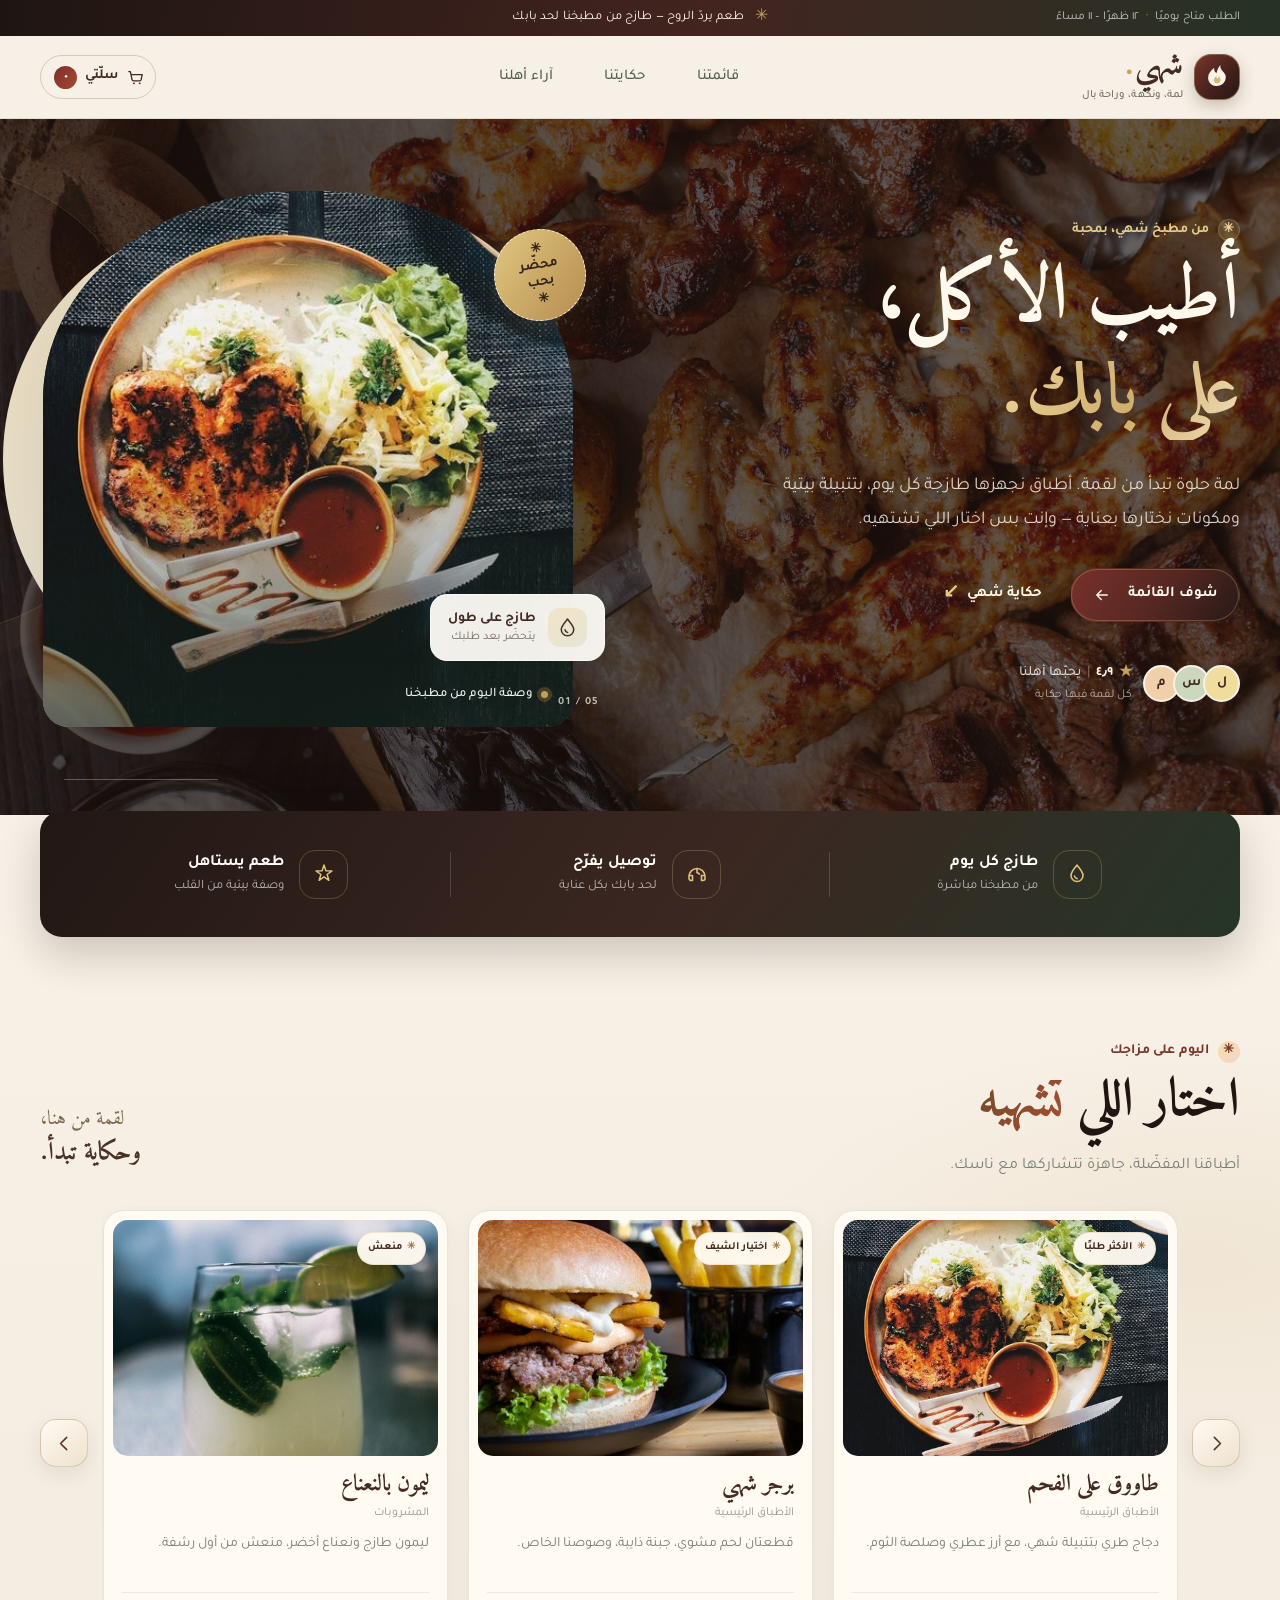
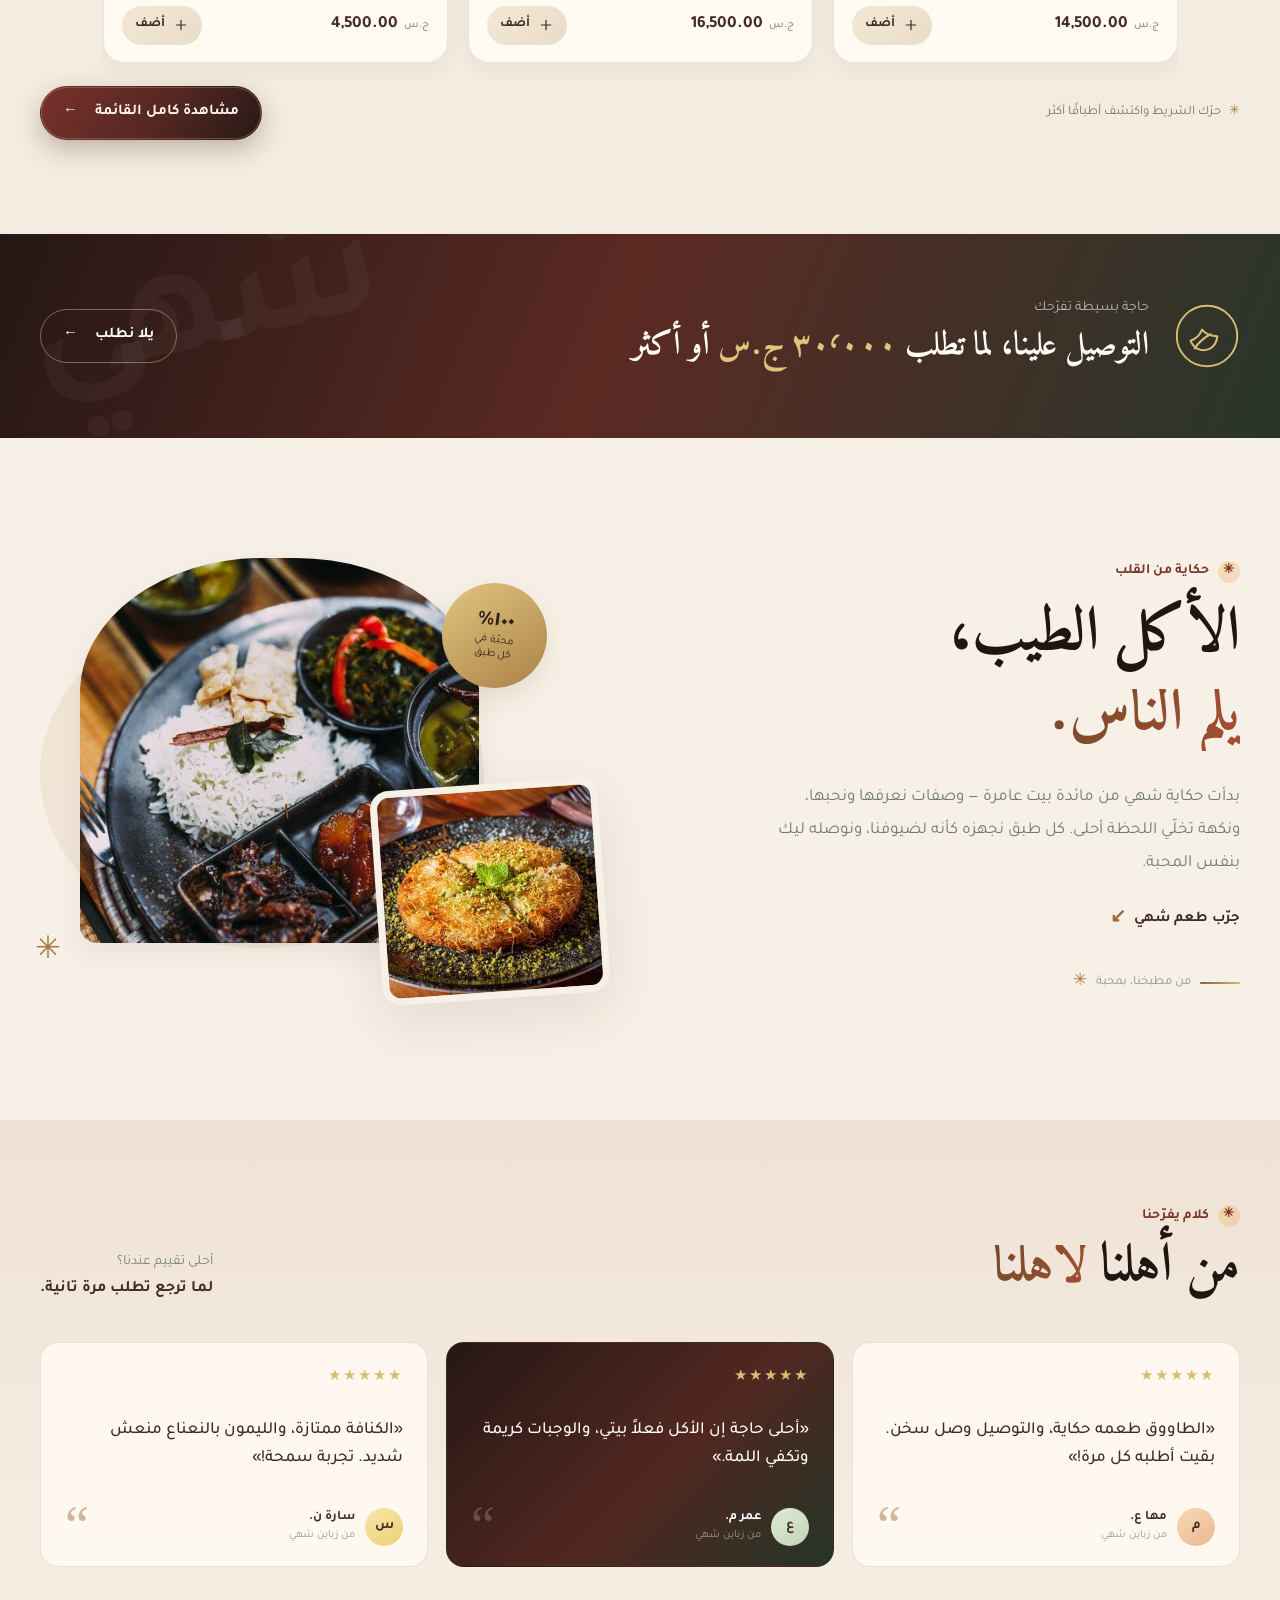
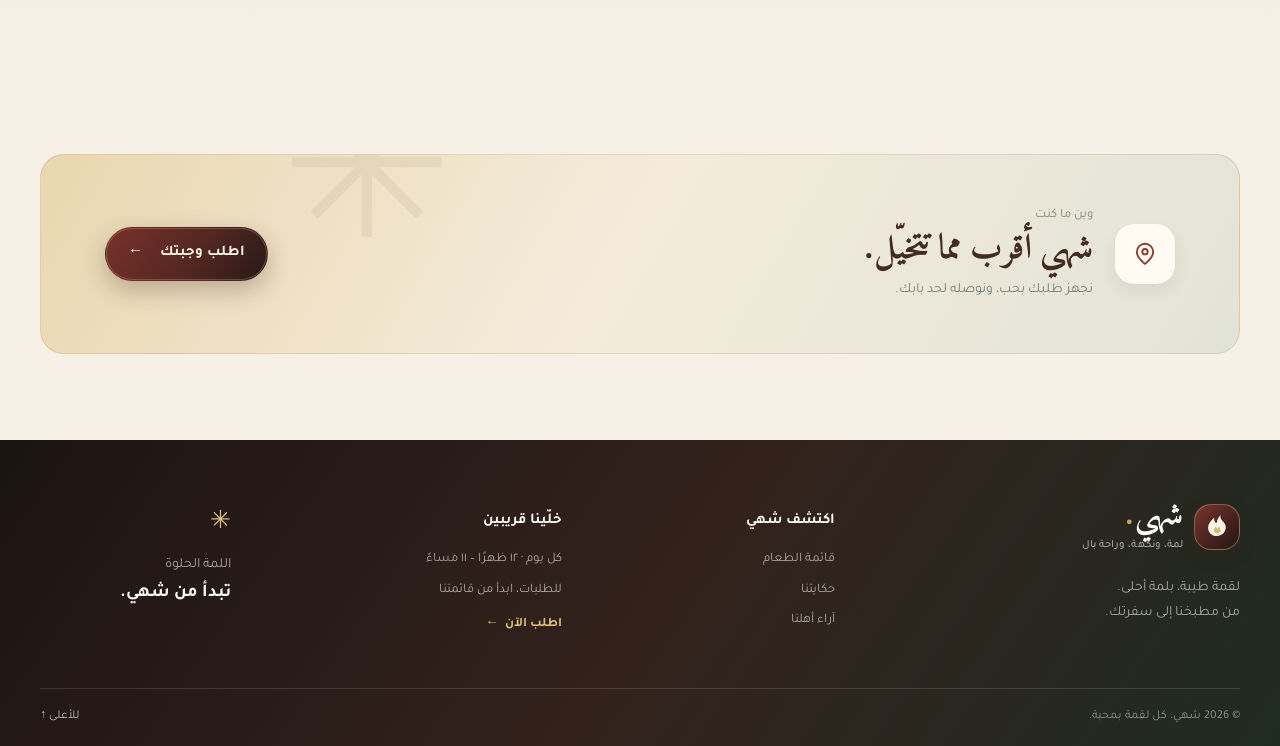
<file: index.html>
<!doctype html>
<html lang="ar" dir="rtl">
  <head>
    <meta charset="utf-8" />
    <meta name="viewport" content="width=device-width, initial-scale=1" />
    <meta name="theme-color" content="#f7f0e6" />
    <meta name="description" content="شهي — أطباق طازجة ومذاق بيتي يوصلك لبابك. تصفّح القائمة واطلب الآن عبر واتساب." />
    <title>شهي — أطيب الأكل، على بابك</title>
    <link rel="icon" href="favicon.svg" type="image/svg+xml" />
    <link rel="preload" href="assets/fonts/tajawal-arabic-400.woff2" as="font" type="font/woff2" crossorigin />
    <link rel="preload" href="assets/fonts/tajawal-arabic-700.woff2" as="font" type="font/woff2" crossorigin />
    <link rel="preload" href="assets/fonts/amiri-arabic-700.woff2" as="font" type="font/woff2" crossorigin />
    <link rel="preload" href="images/landing-background.jpg" as="image" fetchpriority="high" />
    <link rel="stylesheet" href="styles.css" />
    <script src="script.js" defer></script>
  </head>
  <body data-page="home">
    <a class="skip-link" href="#main">تجاوز إلى المحتوى</a>

    <div class="announcement-bar">
      <div class="container announcement-inner">
        <span class="announcement-mark" aria-hidden="true">✳</span>
        <p>طعم يردّ الروح — طازج من مطبخنا لحد بابك</p>
        <span class="announcement-side">الطلب متاح يوميًا <span aria-hidden="true">·</span> ١٢ ظهرًا – ١١ مساءً</span>
      </div>
    </div>

    <header class="site-header">
      <div class="container header-inner">
        <a class="brand" href="#top" aria-label="شهي، الصفحة الرئيسية">
          <span class="brand-mark" aria-hidden="true">
            <svg viewBox="0 0 48 48" fill="none">
              <rect x="1" y="1" width="46" height="46" rx="17" fill="currentColor" />
              <path d="M27.9 10.8c-1.8 5.8 5.7 7.1 5.7 13.3 0 5.5-4.2 9.8-9.8 9.8-5.4 0-9.5-4.1-9.5-9.2 0-4 2.3-7.2 6.5-10.9-.2 3.4 1.5 5.3 2.8 5.8.7-3.7 1.6-6 4.3-8.8Z" fill="#F8F4E8" />
              <path d="M24 30.8c-2.1 0-3.6-1.5-3.6-3.5 0-1.5 1-2.7 2.6-4.2.2 1.8 1.2 2.5 2 2.7.3-1.1.8-1.8 1.5-2.5.2 1.5 1.4 2.5 1.4 4 0 2-1.7 3.5-3.9 3.5Z" fill="#D7B86E" />
            </svg>
          </span>
          <span class="brand-copy">
            <span class="brand-name">شهي<span class="brand-dot">.</span></span>
            <span class="brand-tagline">لمة، ونكهة، وراحة بال</span>
          </span>
        </a>

        <nav class="main-nav" aria-label="التنقل الرئيسي">
          <a href="menu.html">قائمتنا</a>
          <a href="#story">حكايتنا</a>
          <a href="#reviews">آراء أهلنا</a>
        </nav>

        <div class="header-actions">
          <button class="cart-trigger" id="openCart" type="button" aria-label="افتح سلة الطلب، 0 أصناف">
            <svg viewBox="0 0 24 24" aria-hidden="true" fill="none">
              <path d="M3.5 4.5h2l2.1 10.1a2 2 0 0 0 2 1.6h7.6a2 2 0 0 0 1.9-1.5l1.4-6.4H6.2" stroke="currentColor" stroke-width="1.7" stroke-linecap="round" stroke-linejoin="round" />
              <circle cx="10" cy="19.4" r="1.2" fill="currentColor" />
              <circle cx="17.3" cy="19.4" r="1.2" fill="currentColor" />
            </svg>
            <span class="cart-trigger-label">سلّتي</span>
            <span class="cart-count" id="headerCartCount">0</span>
          </button>
        </div>
      </div>
    </header>

    <main id="main">
      <section class="hero" id="top" aria-labelledby="heroTitle">
        <div class="container hero-grid">
          <div class="hero-copy">
            <p class="eyebrow"><span class="eyebrow-spark" aria-hidden="true">✳</span> من مطبخ شهي، بمحبة</p>
            <h1 id="heroTitle">أطيب الأكل،<br /><span>على بابك.</span></h1>
            <p class="hero-intro">لمة حلوة تبدأ من لقمة. أطباق نجهزها طازجة كل يوم، بتتبيلة بيتية ومكونات نختارها بعناية — وإنت بس اختار اللي تشتهيه.</p>
            <div class="hero-actions">
              <a class="button button-primary" href="#menu">
                <span>شوف القائمة</span>
                <svg viewBox="0 0 24 24" aria-hidden="true" fill="none"><path d="M19 12H5m0 0 6 6m-6-6 6-6" stroke="currentColor" stroke-width="1.8" stroke-linecap="round" stroke-linejoin="round" /></svg>
              </a>
              <a class="text-link" href="#story">حكاية شهي <span aria-hidden="true">↙</span></a>
            </div>
            <div class="hero-proof">
              <div class="proof-avatars" aria-hidden="true">
                <span class="proof-avatar proof-avatar-one">م</span>
                <span class="proof-avatar proof-avatar-two">س</span>
                <span class="proof-avatar proof-avatar-three">ل</span>
              </div>
              <div class="proof-copy">
                <div class="proof-rating"><span class="star" aria-hidden="true">★</span> ٤٫٩ <span class="proof-divider">|</span> <span>يحبّها أهلنا</span></div>
                <span class="proof-subcopy">كل لقمة فيها حكاية</span>
              </div>
            </div>
          </div>

          <div class="hero-media">
            <div class="hero-sunburst" aria-hidden="true"></div>
            <div class="hero-photo-frame">
              <img class="hero-photo" src="images/hero-chicken.jpg" alt="طبق دجاج مشوي مع أرز وسلطة" fetchpriority="high" />
              <div class="hero-photo-shade" aria-hidden="true"></div>
              <div class="hero-photo-caption"><span class="caption-dot" aria-hidden="true"></span> وصفة اليوم من مطبخنا</div>
            </div>
            <div class="hero-floating-card">
              <span class="floating-card-icon" aria-hidden="true">
                <svg viewBox="0 0 24 24" fill="none"><path d="M12 3.2c-1.5 2-6.5 7.1-6.5 11a6.5 6.5 0 1 0 13 0c0-3.9-5-9-6.5-11Z" stroke="currentColor" stroke-width="1.6" stroke-linejoin="round" /><path d="M9.4 14.4c.2 1.5 1.2 2.5 2.7 2.7" stroke="currentColor" stroke-width="1.6" stroke-linecap="round" /></svg>
              </span>
              <span><strong>طازج على طول</strong><small>يتحضّر بعد طلبك</small></span>
            </div>
            <div class="hero-stamp" aria-label="محضّر بحب">
              <span class="stamp-star" aria-hidden="true">✳</span>
              <span>محضّر<br />بحب</span>
              <span class="stamp-star" aria-hidden="true">✳</span>
            </div>
            <span class="hero-media-index" aria-hidden="true">01 / 05</span>
          </div>
        </div>
        <div class="hero-bottom-line" aria-hidden="true"></div>
      </section>

      <section class="benefits" aria-label="مميزات شهي">
        <div class="container">
          <div class="benefit-panel">
            <article class="benefit-item">
              <span class="benefit-icon" aria-hidden="true">
                <svg viewBox="0 0 24 24" fill="none"><path d="M12 3.2c-1.4 2-6 6.5-6 10.3a6 6 0 0 0 12 0c0-3.8-4.6-8.3-6-10.3Z" stroke="currentColor" stroke-width="1.6" /><path d="M9.5 14c.2 1.4 1.2 2.4 2.6 2.6" stroke="currentColor" stroke-width="1.6" stroke-linecap="round" /></svg>
              </span>
              <span><strong>طازج كل يوم</strong><small>من مطبخنا مباشرة</small></span>
            </article>
            <span class="benefit-separator" aria-hidden="true"></span>
            <article class="benefit-item">
              <span class="benefit-icon" aria-hidden="true">
                <svg viewBox="0 0 24 24" fill="none"><path d="M4 14.5a8 8 0 1 1 16 0v2a2 2 0 0 1-2 2h-1.5v-5h3M4 14.5v1.8a2.2 2.2 0 0 0 2.2 2.2h1.3v-5H4Z" stroke="currentColor" stroke-width="1.6" stroke-linecap="round" stroke-linejoin="round" /><path d="M12 6.5v4l2.5 1.5" stroke="currentColor" stroke-width="1.6" stroke-linecap="round" /></svg>
              </span>
              <span><strong>توصيل يفرّح</strong><small>لحد بابك بكل عناية</small></span>
            </article>
            <span class="benefit-separator" aria-hidden="true"></span>
            <article class="benefit-item">
              <span class="benefit-icon" aria-hidden="true">
                <svg viewBox="0 0 24 24" fill="none"><path d="m12 3 1.9 5.8 6.1.1-4.9 3.6 1.8 5.8-4.9-3.5-4.9 3.5 1.8-5.8-4.9-3.6 6.1-.1L12 3Z" stroke="currentColor" stroke-width="1.5" stroke-linejoin="round" /></svg>
              </span>
              <span><strong>طعم يستاهل</strong><small>وصفة بيتية من القلب</small></span>
            </article>
          </div>
        </div>
      </section>

      <section class="menu-section section-space menu-preview-section" id="menu" aria-labelledby="menuTitle">
        <div class="container">
          <div class="section-heading menu-heading">
            <div class="section-title-block">
              <p class="eyebrow"><span class="eyebrow-spark" aria-hidden="true">✳</span> اليوم على مزاجك</p>
              <h2 id="menuTitle">اختار اللي <span>تشهيه</span></h2>
              <p class="section-description">أطباقنا المفضّلة، جاهزة تتشاركها مع ناسك.</p>
            </div>
            <p class="menu-preview-aside">لقمة من هنا،<br /><strong>وحكاية تبدأ.</strong></p>
          </div>

          <div class="menu-carousel-shell">
            <button class="carousel-arrow carousel-arrow-previous" id="carouselPrev" type="button" aria-label="الأطباق السابقة">
              <svg viewBox="0 0 24 24" aria-hidden="true" fill="none"><path d="m9.5 5 7 7-7 7" stroke="currentColor" stroke-width="1.8" stroke-linecap="round" stroke-linejoin="round" /></svg>
            </button>
            <div class="menu-carousel-viewport" id="menuCarousel" role="region" aria-label="عينة من أطباق شهي" tabindex="0">
              <div class="menu-grid menu-carousel-track" id="menuGrid"></div>
            </div>
            <button class="carousel-arrow carousel-arrow-next" id="carouselNext" type="button" aria-label="الأطباق التالية">
              <svg viewBox="0 0 24 24" aria-hidden="true" fill="none"><path d="m14.5 5-7 7 7 7" stroke="currentColor" stroke-width="1.8" stroke-linecap="round" stroke-linejoin="round" /></svg>
            </button>
          </div>

          <div class="menu-preview-footer">
            <p class="menu-preview-note"><span aria-hidden="true">✳</span> حرّك الشريط واكتشف أطباقًا أكثر</p>
            <a class="button button-primary" href="menu.html">مشاهدة كامل القائمة <span aria-hidden="true">←</span></a>
          </div>
        </div>
      </section>

      <section class="delivery-banner" aria-label="توصيل شهي">
        <div class="container delivery-banner-inner">
          <div class="delivery-banner-mark" aria-hidden="true">
            <svg viewBox="0 0 48 48" fill="none"><circle cx="24" cy="24" r="22" stroke="currentColor" stroke-width="1.4" /><path d="M12 27.5c3.8-1.3 6.8-4.1 8.4-8.1 2.6 3.2 6.2 4.8 11.1 4.8-.7 6.1-4.5 10.1-10 10.1-4.1 0-7.5-2.5-9.5-6.8Z" stroke="currentColor" stroke-width="1.5" stroke-linejoin="round" /><path d="M15 33c3.1-4.6 6.5-7.7 11.5-10.3" stroke="currentColor" stroke-width="1.5" stroke-linecap="round" /></svg>
          </div>
          <div class="delivery-banner-copy">
            <p class="delivery-kicker">حاجة بسيطة تفرّحك</p>
            <h2>التوصيل علينا، لما تطلب <span id="freeDeliveryThresholdBanner">٣٠٬٠٠٠ ج.س</span> أو أكثر</h2>
          </div>
          <a href="#menu" class="button button-light">يلا نطلب <span aria-hidden="true">←</span></a>
          <span class="delivery-decoration" aria-hidden="true">شهي</span>
        </div>
      </section>

      <section class="story-section section-space" id="story" aria-labelledby="storyTitle">
        <div class="container story-grid">
          <div class="story-copy">
            <p class="eyebrow"><span class="eyebrow-spark" aria-hidden="true">✳</span> حكاية من القلب</p>
            <h2 id="storyTitle">الأكل الطيب،<br /><span>يلمّ الناس.</span></h2>
            <p>بدأت حكاية شهي من مائدة بيت عامرة — وصفات نعرفها ونحبها، ونكهة تخلّي اللحظة أحلى. كل طبق نجهزه كأنه لضيوفنا، ونوصله ليك بنفس المحبة.</p>
            <a class="text-link" href="#menu">جرّب طعم شهي <span aria-hidden="true">↙</span></a>
            <div class="story-signature"><span class="signature-line" aria-hidden="true"></span><span>من مطبخنا، بمحبة</span><span class="signature-flower" aria-hidden="true">✳</span></div>
          </div>
          <div class="story-visual">
            <div class="story-image-large"><img src="images/shared-meal.jpg" alt="مائدة طعام من الأرز وأطباق جانبية" loading="lazy" /></div>
            <div class="story-image-small"><img src="images/kunafa.jpg" alt="كنافة ذهبية بالفستق" loading="lazy" /></div>
            <div class="story-number"><strong>١٠٠٪</strong><span>محبّة في<br />كل طبق</span></div>
            <span class="story-doodle" aria-hidden="true">✳</span>
          </div>
        </div>
      </section>

      <section class="reviews-section section-space" id="reviews" aria-labelledby="reviewsTitle">
        <div class="container">
          <div class="section-heading reviews-heading">
            <div class="section-title-block">
              <p class="eyebrow"><span class="eyebrow-spark" aria-hidden="true">✳</span> كلام يفرّحنا</p>
              <h2 id="reviewsTitle">من أهلنا <span>لأهلنا</span></h2>
            </div>
            <p class="reviews-aside">أحلى تقييم عندنا؟<br /><strong>لما ترجع تطلب مرة تانية.</strong></p>
          </div>
          <div class="review-grid">
            <article class="review-card">
              <div class="review-stars" aria-label="خمسة من خمسة">★★★★★</div>
              <blockquote>«الطاووق طعمه حكاية، والتوصيل وصل سخن. بقيت أطلبه كل مرة!»</blockquote>
              <div class="review-author"><span class="review-avatar review-avatar-peach" aria-hidden="true">م</span><span><strong>مها ع.</strong><small>من زباين شهي</small></span><span class="review-quote-mark" aria-hidden="true">“</span></div>
            </article>
            <article class="review-card review-card-featured">
              <div class="review-stars" aria-label="خمسة من خمسة">★★★★★</div>
              <blockquote>«أحلى حاجة إن الأكل فعلاً بيتي، والوجبات كريمة وتكفي اللمة.»</blockquote>
              <div class="review-author"><span class="review-avatar review-avatar-sage" aria-hidden="true">ع</span><span><strong>عمر م.</strong><small>من زباين شهي</small></span><span class="review-quote-mark" aria-hidden="true">“</span></div>
            </article>
            <article class="review-card">
              <div class="review-stars" aria-label="خمسة من خمسة">★★★★★</div>
              <blockquote>«الكنافة ممتازة، والليمون بالنعناع منعش شديد. تجربة سمحة!»</blockquote>
              <div class="review-author"><span class="review-avatar review-avatar-yellow" aria-hidden="true">س</span><span><strong>سارة ن.</strong><small>من زباين شهي</small></span><span class="review-quote-mark" aria-hidden="true">“</span></div>
            </article>
          </div>
        </div>
      </section>

      <section class="location-section">
        <div class="container location-card">
          <div class="location-icon" aria-hidden="true">
            <svg viewBox="0 0 24 24" fill="none"><path d="M19 10.2c0 5-7 10.2-7 10.2S5 15.2 5 10.2a7 7 0 1 1 14 0Z" stroke="currentColor" stroke-width="1.6" /><circle cx="12" cy="10" r="2.3" stroke="currentColor" stroke-width="1.6" /></svg>
          </div>
          <div><p class="location-kicker">وين ما كنت</p><h2>شهي أقرب مما تتخيّل.</h2><p>نجهز طلبك بحب، ونوصله لحد بابك.</p></div>
          <a class="button button-primary" href="#menu">اطلب وجبتك <span aria-hidden="true">←</span></a>
          <span class="location-flower" aria-hidden="true">✳</span>
        </div>
      </section>
    </main>

    <footer class="site-footer">
      <div class="container footer-main">
        <div class="footer-brand-block">
          <a class="brand brand-footer" href="#top" aria-label="شهي، إلى الأعلى">
            <span class="brand-mark" aria-hidden="true">
              <svg viewBox="0 0 48 48" fill="none"><rect x="1" y="1" width="46" height="46" rx="17" fill="currentColor" /><path d="M27.9 10.8c-1.8 5.8 5.7 7.1 5.7 13.3 0 5.5-4.2 9.8-9.8 9.8-5.4 0-9.5-4.1-9.5-9.2 0-4 2.3-7.2 6.5-10.9-.2 3.4 1.5 5.3 2.8 5.8.7-3.7 1.6-6 4.3-8.8Z" fill="#F8F4E8" /><path d="M24 30.8c-2.1 0-3.6-1.5-3.6-3.5 0-1.5 1-2.7 2.6-4.2.2 1.8 1.2 2.5 2 2.7.3-1.1.8-1.8 1.5-2.5.2 1.5 1.4 2.5 1.4 4 0 2-1.7 3.5-3.9 3.5Z" fill="#D7B86E" /></svg>
            </span>
            <span class="brand-copy"><span class="brand-name">شهي<span class="brand-dot">.</span></span><span class="brand-tagline">لمة، ونكهة، وراحة بال</span></span>
          </a>
          <p>لقمة طيبة، بلمة أحلى.<br />من مطبخنا إلى سفرتك.</p>
        </div>
        <div class="footer-links">
          <strong>اكتشف شهي</strong>
          <a href="menu.html">قائمة الطعام</a>
          <a href="#story">حكايتنا</a>
          <a href="#reviews">آراء أهلنا</a>
        </div>
        <div class="footer-links footer-contact">
          <strong>خلّينا قريبين</strong>
          <span>كل يوم · ١٢ ظهرًا – ١١ مساءً</span>
          <span>للطلبات، ابدأ من قائمتنا</span>
          <a href="#menu" class="footer-order-link">اطلب الآن <span aria-hidden="true">←</span></a>
        </div>
        <div class="footer-note">
          <span class="footer-spark" aria-hidden="true">✳</span>
          <p>اللمة الحلوة<br /><strong>تبدأ من شهي.</strong></p>
        </div>
      </div>
      <div class="container footer-bottom"><span>© <span id="currentYear"></span> شهي. كل لقمة بمحبة.</span><a href="#top">للأعلى ↑</a></div>
    </footer>

    <div class="cart-overlay" id="cartOverlay" aria-hidden="true"></div>
    <aside class="cart-drawer" id="cartDrawer" role="dialog" aria-modal="true" aria-labelledby="cartTitle" aria-hidden="true" inert tabindex="-1">
      <div class="cart-drawer-header">
        <div><p class="eyebrow"><span class="eyebrow-spark" aria-hidden="true">✳</span> طلبك على ذوقك</p><h2 id="cartTitle">سلّة شهي</h2></div>
        <button class="icon-button close-cart" id="closeCart" type="button" aria-label="إغلاق سلة الطلب">
          <svg viewBox="0 0 24 24" fill="none" aria-hidden="true"><path d="m6 6 12 12M18 6 6 18" stroke="currentColor" stroke-width="1.8" stroke-linecap="round" /></svg>
        </button>
      </div>

      <div class="cart-scroll-area">
        <div class="cart-items" id="cartItems"></div>
        <div class="cart-empty" id="cartEmpty">
          <span class="empty-bowl" aria-hidden="true">✳</span>
          <strong>سلّتك لسه فاضية</strong>
          <p>اختار أكلة بتحبها، وخلي الباقي علينا.</p>
          <a class="text-link" href="#menu" id="continueShopping">شوف الأطباق <span aria-hidden="true">↙</span></a>
        </div>

        <div class="cart-extras" id="cartExtras">
          <div class="delivery-progress" id="deliveryProgress" aria-live="polite">
            <div class="delivery-progress-copy"><span id="deliveryProgressText"></span><strong id="deliveryProgressAmount"></strong></div>
            <div class="progress-track" aria-hidden="true"><span id="deliveryProgressFill"></span></div>
          </div>
          <div class="promo-box">
            <label for="promoCode">عندك رمز خصم؟</label>
            <div class="promo-row"><input id="promoCode" type="text" placeholder="مثلاً SHAHI10" autocomplete="off" maxlength="24" dir="ltr" /><button type="button" id="applyPromo">تطبيق</button></div>
            <p class="promo-message" id="promoMessage" aria-live="polite">استخدم SHAHI10 لخصم ١٠٪ على طلبك.</p>
          </div>
          <div class="cart-totals">
            <div><span>المجموع الفرعي</span><strong id="cartSubtotal">0.00 ج.س</strong></div>
            <div class="discount-line" id="discountLine" hidden><span>خصم SHAHI10</span><strong id="cartDiscount">− 0.00 ج.س</strong></div>
            <div><span>التوصيل</span><strong id="cartDelivery">0.00 ج.س</strong></div>
            <div class="total-line"><span>الإجمالي</span><strong id="cartTotal">0.00 ج.س</strong></div>
          </div>
          <p class="cart-hint"><span aria-hidden="true">✳</span> التوصيل مجاني للطلبات فوق <span id="cartFreeDeliveryHint">٣٠٬٠٠٠ ج.س</span></p>
        </div>

        <form class="checkout-form" id="checkoutForm" novalidate>
          <div class="checkout-form-heading"><h3>وين نوصّلها؟</h3><span>خطوة واحدة وتكون عندك</span></div>
          <label class="form-field" for="customerName">اسم المستلم<input id="customerName" name="name" type="text" autocomplete="name" maxlength="70" placeholder="الاسم الكريم" required /></label>
          <label class="form-field" for="customerPhone">رقم التواصل<input id="customerPhone" name="phone" type="tel" inputmode="tel" autocomplete="tel" maxlength="24" placeholder="مثال: ٠٩١ ٢٣٤ ٥٦٧٨" required /></label>
          <label class="form-field" for="customerAddress">عنوان التوصيل<textarea id="customerAddress" name="address" rows="2" autocomplete="street-address" maxlength="220" placeholder="الحي، الشارع، وأقرب علامة مميزة" required></textarea></label>
          <label class="form-field" for="orderNotes">ملاحظة للمطبخ <span class="optional-label">اختياري</span><textarea id="orderNotes" name="notes" rows="2" maxlength="180" placeholder="أي تفاصيل تحب نعرفها؟"></textarea></label>
          <button class="button button-primary checkout-button" type="submit" id="checkoutButton" disabled>
            <span>أكمل الطلب عبر واتساب</span>
            <svg viewBox="0 0 24 24" aria-hidden="true" fill="none"><path d="M19 12H5m0 0 6 6m-6-6 6-6" stroke="currentColor" stroke-width="1.8" stroke-linecap="round" stroke-linejoin="round" /></svg>
          </button>
          <p class="checkout-note">ما في دفع إلكتروني — نأكد طلبك معاك عبر واتساب.</p>
        </form>
      </div>
    </aside>

    <div class="toast" id="toast" role="status" aria-live="polite"></div>

    <div class="mobile-cart-bar" id="mobileCartBar" hidden>
      <button type="button" id="mobileCartButton" aria-label="افتح السلة">
        <span class="mobile-cart-icon" aria-hidden="true"><svg viewBox="0 0 24 24" fill="none"><path d="M3.5 4.5h2l2.1 10.1a2 2 0 0 0 2 1.6h7.6a2 2 0 0 0 1.9-1.5l1.4-6.4H6.2" stroke="currentColor" stroke-width="1.7" stroke-linecap="round" stroke-linejoin="round" /><circle cx="10" cy="19.4" r="1.2" fill="currentColor" /><circle cx="17.3" cy="19.4" r="1.2" fill="currentColor" /></svg></span>
        <span class="mobile-cart-copy"><strong>عرض السلّة</strong><small id="mobileCartCount">0 أصناف</small></span>
        <strong class="mobile-cart-total" id="mobileCartTotal">0.00 ج.س</strong>
        <span class="mobile-cart-arrow" aria-hidden="true">←</span>
      </button>
    </div>
  </body>
</html>
</file>
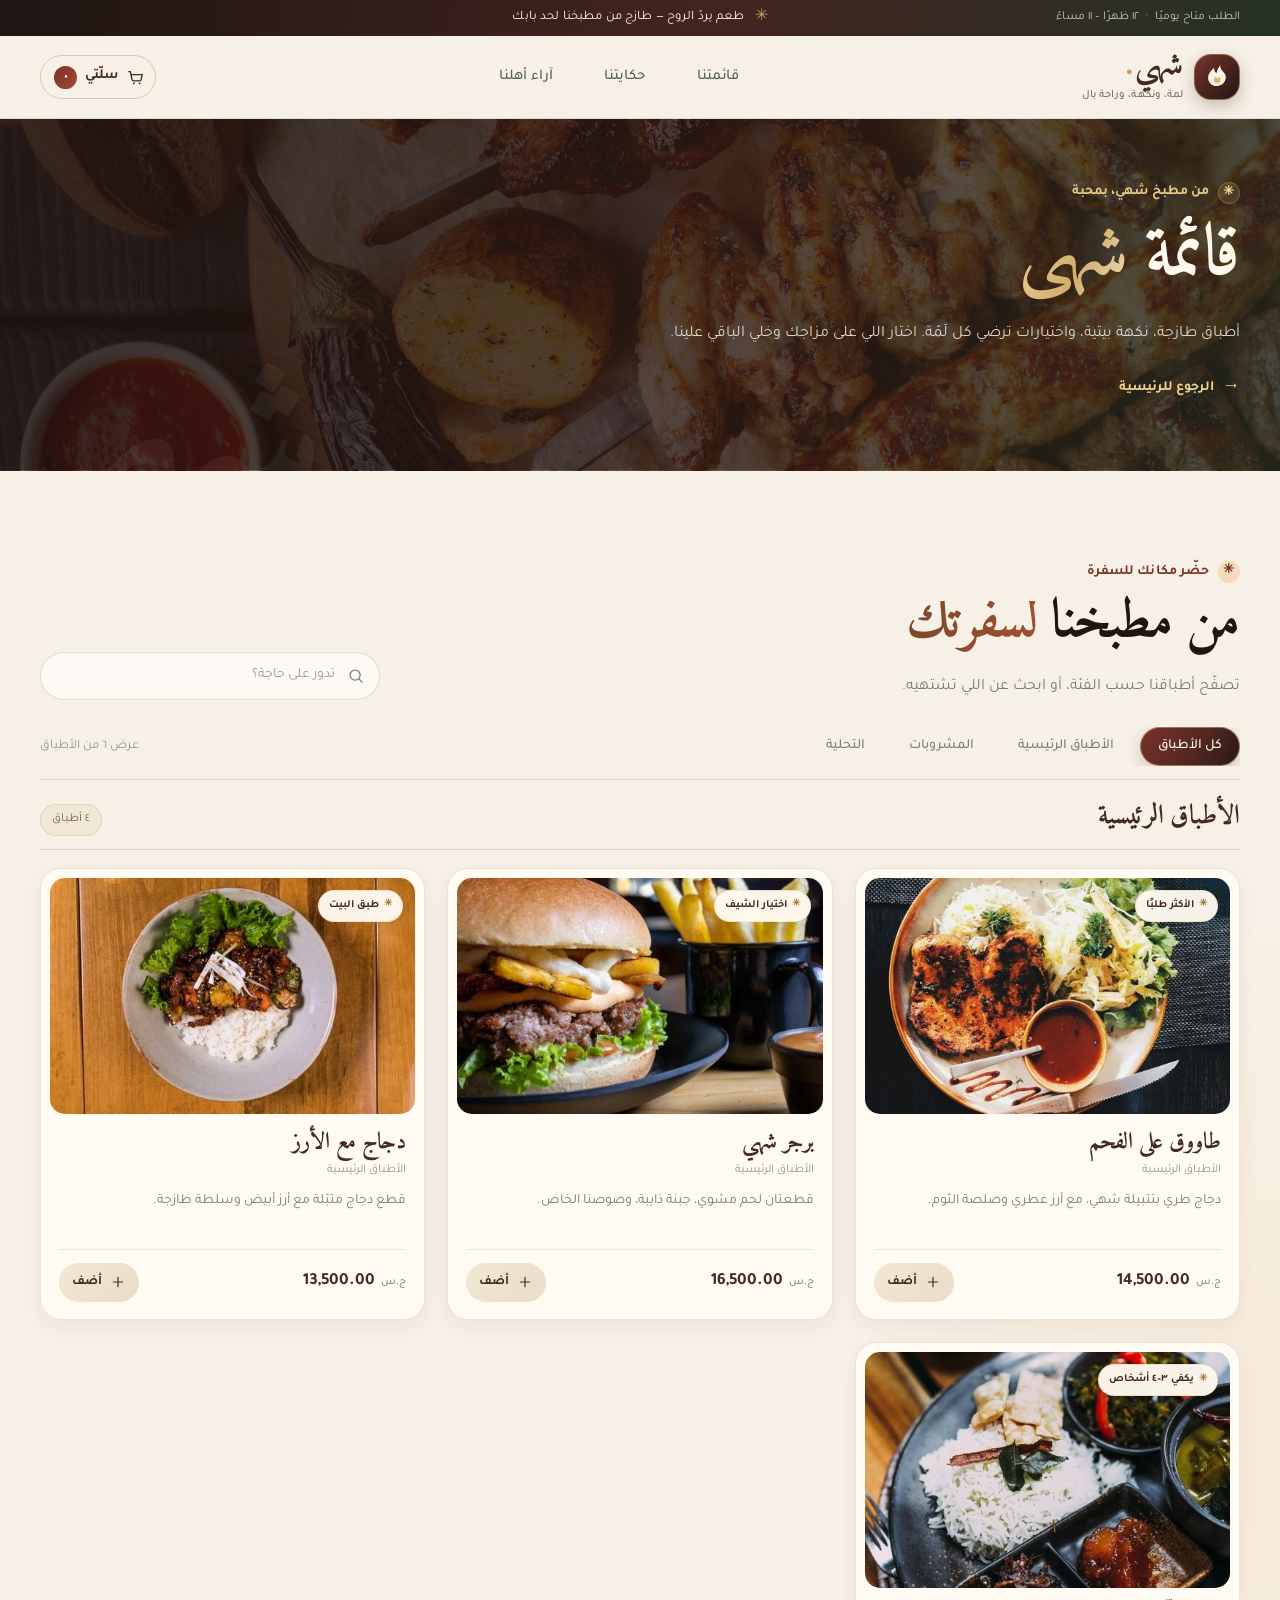
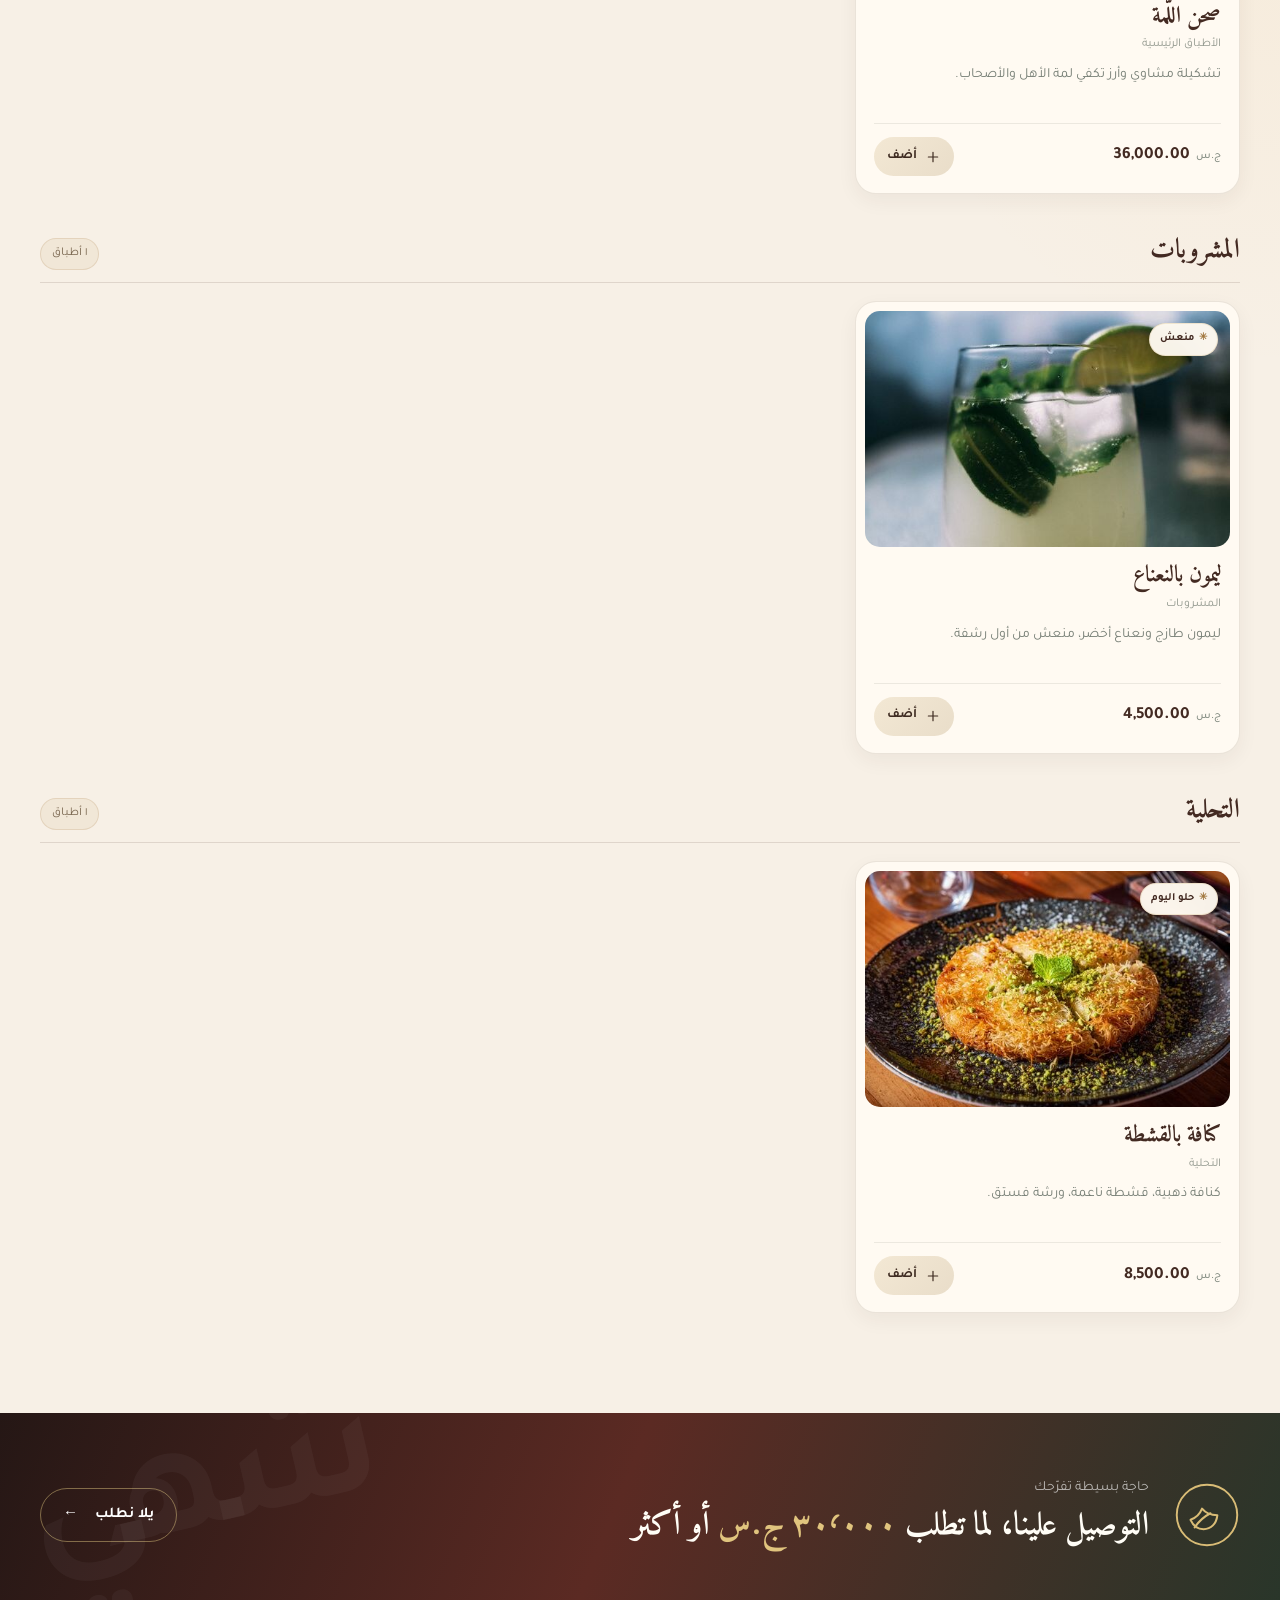
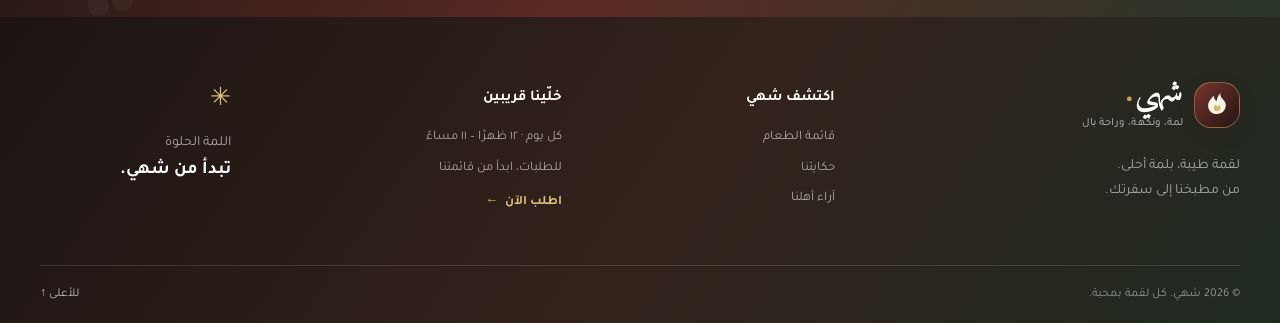
<file: menu.html>
<!doctype html>
<html lang="ar" dir="rtl">
  <head>
    <meta charset="utf-8" />
    <meta name="viewport" content="width=device-width, initial-scale=1" />
    <meta name="theme-color" content="#f7f0e6" />
    <meta name="description" content="تصفّح قائمة شهي الكاملة حسب الفئات: أطباق رئيسية، مقبلات، مشروبات وتحلية. اطلب طبقك عبر واتساب." />
    <title>قائمة شهي — أطباق طازجة لكل لَمّة</title>
    <link rel="icon" href="favicon.svg" type="image/svg+xml" />
    <link rel="preload" href="assets/fonts/tajawal-arabic-400.woff2" as="font" type="font/woff2" crossorigin />
    <link rel="preload" href="assets/fonts/tajawal-arabic-700.woff2" as="font" type="font/woff2" crossorigin />
    <link rel="preload" href="assets/fonts/amiri-arabic-700.woff2" as="font" type="font/woff2" crossorigin />
    <link rel="preload" href="images/landing-background.jpg" as="image" fetchpriority="high" />
    <link rel="stylesheet" href="styles.css" />
    <script src="script.js" defer></script>
  </head>
  <body data-page="menu">
    <a class="skip-link" href="#main">تجاوز إلى المحتوى</a>

    <div class="announcement-bar">
      <div class="container announcement-inner">
        <span class="announcement-mark" aria-hidden="true">✳</span>
        <p>طعم يردّ الروح — طازج من مطبخنا لحد بابك</p>
        <span class="announcement-side">الطلب متاح يوميًا <span aria-hidden="true">·</span> ١٢ ظهرًا – ١١ مساءً</span>
      </div>
    </div>

    <header class="site-header">
      <div class="container header-inner">
        <a class="brand" href="#top" aria-label="شهي، الصفحة الرئيسية">
          <span class="brand-mark" aria-hidden="true">
            <svg viewBox="0 0 48 48" fill="none">
              <rect x="1" y="1" width="46" height="46" rx="17" fill="currentColor" />
              <path d="M27.9 10.8c-1.8 5.8 5.7 7.1 5.7 13.3 0 5.5-4.2 9.8-9.8 9.8-5.4 0-9.5-4.1-9.5-9.2 0-4 2.3-7.2 6.5-10.9-.2 3.4 1.5 5.3 2.8 5.8.7-3.7 1.6-6 4.3-8.8Z" fill="#F8F4E8" />
              <path d="M24 30.8c-2.1 0-3.6-1.5-3.6-3.5 0-1.5 1-2.7 2.6-4.2.2 1.8 1.2 2.5 2 2.7.3-1.1.8-1.8 1.5-2.5.2 1.5 1.4 2.5 1.4 4 0 2-1.7 3.5-3.9 3.5Z" fill="#D7B86E" />
            </svg>
          </span>
          <span class="brand-copy">
            <span class="brand-name">شهي<span class="brand-dot">.</span></span>
            <span class="brand-tagline">لمة، ونكهة، وراحة بال</span>
          </span>
        </a>

        <nav class="main-nav" aria-label="التنقل الرئيسي">
          <a href="#menu">قائمتنا</a>
          <a href="index.html#story">حكايتنا</a>
          <a href="index.html#reviews">آراء أهلنا</a>
        </nav>

        <div class="header-actions">
          <button class="cart-trigger" id="openCart" type="button" aria-label="افتح سلة الطلب، 0 أصناف">
            <svg viewBox="0 0 24 24" aria-hidden="true" fill="none">
              <path d="M3.5 4.5h2l2.1 10.1a2 2 0 0 0 2 1.6h7.6a2 2 0 0 0 1.9-1.5l1.4-6.4H6.2" stroke="currentColor" stroke-width="1.7" stroke-linecap="round" stroke-linejoin="round" />
              <circle cx="10" cy="19.4" r="1.2" fill="currentColor" />
              <circle cx="17.3" cy="19.4" r="1.2" fill="currentColor" />
            </svg>
            <span class="cart-trigger-label">سلّتي</span>
            <span class="cart-count" id="headerCartCount">0</span>
          </button>
        </div>
      </div>
    </header>

    <main id="main">
      <section class="menu-page-hero" id="top" aria-labelledby="menuPageTitle">
        <div class="container menu-page-hero-inner">
          <p class="eyebrow"><span class="eyebrow-spark" aria-hidden="true">✳</span> من مطبخ شهي، بمحبة</p>
          <h1 id="menuPageTitle">قائمة <span>شهي</span></h1>
          <p>أطباق طازجة، نكهة بيتية، واختيارات ترضي كل لَمّة. اختار اللي على مزاجك وخلي الباقي علينا.</p>
          <a class="menu-page-back-link" href="index.html"><span aria-hidden="true">→</span> الرجوع للرئيسية</a>
          <span class="menu-page-decoration" aria-hidden="true">شهي</span>
        </div>
      </section>

      <section class="menu-section section-space full-menu-section" id="menu" aria-labelledby="fullMenuTitle">
        <div class="container">
          <div class="section-heading menu-heading full-menu-heading">
            <div class="section-title-block">
              <p class="eyebrow"><span class="eyebrow-spark" aria-hidden="true">✳</span> حضّر مكانك للسفرة</p>
              <h2 id="fullMenuTitle">من مطبخنا <span>لسفرتك</span></h2>
              <p class="section-description">تصفّح أطباقنا حسب الفئة، أو ابحث عن اللي تشتهيه.</p>
            </div>
            <label class="menu-search" for="menuSearch">
              <svg viewBox="0 0 24 24" aria-hidden="true" fill="none"><circle cx="10.8" cy="10.8" r="6.7" stroke="currentColor" stroke-width="1.7" /><path d="m16 16 4.2 4.2" stroke="currentColor" stroke-width="1.7" stroke-linecap="round" /></svg>
              <input id="menuSearch" type="search" placeholder="تدور على حاجة؟" autocomplete="off" />
              <button class="clear-search" id="clearSearch" type="button" aria-label="امسح البحث" hidden>×</button>
            </label>
          </div>

          <div class="menu-controls">
            <div class="category-tabs" id="categoryTabs" role="group" aria-label="تصفية حسب نوع الطبق"></div>
            <span class="menu-count" id="menuCount" aria-live="polite"></span>
          </div>
          <p class="menu-status" id="menuStatus" role="status" aria-live="polite"></p>
          <div class="menu-grid" id="menuGrid"></div>
          <div class="no-results" id="noResults" hidden>
            <span aria-hidden="true">◌</span>
            <strong>ما لقيناها هالمرة</strong>
            <p>جرّب كلمة ثانية أو اختار تصنيف مختلف.</p>
            <button class="text-link" type="button" id="resetFilters">عرض كل الأطباق <span aria-hidden="true">↙</span></button>
          </div>
        </div>
      </section>

      <section class="delivery-banner" aria-label="توصيل شهي">
        <div class="container delivery-banner-inner">
          <div class="delivery-banner-mark" aria-hidden="true">
            <svg viewBox="0 0 48 48" fill="none"><circle cx="24" cy="24" r="22" stroke="currentColor" stroke-width="1.4" /><path d="M12 27.5c3.8-1.3 6.8-4.1 8.4-8.1 2.6 3.2 6.2 4.8 11.1 4.8-.7 6.1-4.5 10.1-10 10.1-4.1 0-7.5-2.5-9.5-6.8Z" stroke="currentColor" stroke-width="1.5" stroke-linejoin="round" /><path d="M15 33c3.1-4.6 6.5-7.7 11.5-10.3" stroke="currentColor" stroke-width="1.5" stroke-linecap="round" /></svg>
          </div>
          <div class="delivery-banner-copy">
            <p class="delivery-kicker">حاجة بسيطة تفرّحك</p>
            <h2>التوصيل علينا، لما تطلب <span id="freeDeliveryThresholdBanner">٣٠٬٠٠٠ ج.س</span> أو أكثر</h2>
          </div>
          <a href="#menu" class="button button-light">يلا نطلب <span aria-hidden="true">←</span></a>
          <span class="delivery-decoration" aria-hidden="true">شهي</span>
        </div>
      </section>
    </main>

    <footer class="site-footer">
      <div class="container footer-main">
        <div class="footer-brand-block">
          <a class="brand brand-footer" href="#top" aria-label="شهي، إلى الأعلى">
            <span class="brand-mark" aria-hidden="true">
              <svg viewBox="0 0 48 48" fill="none"><rect x="1" y="1" width="46" height="46" rx="17" fill="currentColor" /><path d="M27.9 10.8c-1.8 5.8 5.7 7.1 5.7 13.3 0 5.5-4.2 9.8-9.8 9.8-5.4 0-9.5-4.1-9.5-9.2 0-4 2.3-7.2 6.5-10.9-.2 3.4 1.5 5.3 2.8 5.8.7-3.7 1.6-6 4.3-8.8Z" fill="#F8F4E8" /><path d="M24 30.8c-2.1 0-3.6-1.5-3.6-3.5 0-1.5 1-2.7 2.6-4.2.2 1.8 1.2 2.5 2 2.7.3-1.1.8-1.8 1.5-2.5.2 1.5 1.4 2.5 1.4 4 0 2-1.7 3.5-3.9 3.5Z" fill="#D7B86E" /></svg>
            </span>
            <span class="brand-copy"><span class="brand-name">شهي<span class="brand-dot">.</span></span><span class="brand-tagline">لمة، ونكهة، وراحة بال</span></span>
          </a>
          <p>لقمة طيبة، بلمة أحلى.<br />من مطبخنا إلى سفرتك.</p>
        </div>
        <div class="footer-links">
          <strong>اكتشف شهي</strong>
          <a href="#menu">قائمة الطعام</a>
          <a href="index.html#story">حكايتنا</a>
          <a href="index.html#reviews">آراء أهلنا</a>
        </div>
        <div class="footer-links footer-contact">
          <strong>خلّينا قريبين</strong>
          <span>كل يوم · ١٢ ظهرًا – ١١ مساءً</span>
          <span>للطلبات، ابدأ من قائمتنا</span>
          <a href="#menu" class="footer-order-link">اطلب الآن <span aria-hidden="true">←</span></a>
        </div>
        <div class="footer-note">
          <span class="footer-spark" aria-hidden="true">✳</span>
          <p>اللمة الحلوة<br /><strong>تبدأ من شهي.</strong></p>
        </div>
      </div>
      <div class="container footer-bottom"><span>© <span id="currentYear"></span> شهي. كل لقمة بمحبة.</span><a href="#top">للأعلى ↑</a></div>
    </footer>

    <div class="cart-overlay" id="cartOverlay" aria-hidden="true"></div>
    <aside class="cart-drawer" id="cartDrawer" role="dialog" aria-modal="true" aria-labelledby="cartTitle" aria-hidden="true" inert tabindex="-1">
      <div class="cart-drawer-header">
        <div><p class="eyebrow"><span class="eyebrow-spark" aria-hidden="true">✳</span> طلبك على ذوقك</p><h2 id="cartTitle">سلّة شهي</h2></div>
        <button class="icon-button close-cart" id="closeCart" type="button" aria-label="إغلاق سلة الطلب">
          <svg viewBox="0 0 24 24" fill="none" aria-hidden="true"><path d="m6 6 12 12M18 6 6 18" stroke="currentColor" stroke-width="1.8" stroke-linecap="round" /></svg>
        </button>
      </div>

      <div class="cart-scroll-area">
        <div class="cart-items" id="cartItems"></div>
        <div class="cart-empty" id="cartEmpty">
          <span class="empty-bowl" aria-hidden="true">✳</span>
          <strong>سلّتك لسه فاضية</strong>
          <p>اختار أكلة بتحبها، وخلي الباقي علينا.</p>
          <a class="text-link" href="#menu" id="continueShopping">شوف الأطباق <span aria-hidden="true">↙</span></a>
        </div>

        <div class="cart-extras" id="cartExtras">
          <div class="delivery-progress" id="deliveryProgress" aria-live="polite">
            <div class="delivery-progress-copy"><span id="deliveryProgressText"></span><strong id="deliveryProgressAmount"></strong></div>
            <div class="progress-track" aria-hidden="true"><span id="deliveryProgressFill"></span></div>
          </div>
          <div class="promo-box">
            <label for="promoCode">عندك رمز خصم؟</label>
            <div class="promo-row"><input id="promoCode" type="text" placeholder="مثلاً SHAHI10" autocomplete="off" maxlength="24" dir="ltr" /><button type="button" id="applyPromo">تطبيق</button></div>
            <p class="promo-message" id="promoMessage" aria-live="polite">استخدم SHAHI10 لخصم ١٠٪ على طلبك.</p>
          </div>
          <div class="cart-totals">
            <div><span>المجموع الفرعي</span><strong id="cartSubtotal">0.00 ج.س</strong></div>
            <div class="discount-line" id="discountLine" hidden><span>خصم SHAHI10</span><strong id="cartDiscount">− 0.00 ج.س</strong></div>
            <div><span>التوصيل</span><strong id="cartDelivery">0.00 ج.س</strong></div>
            <div class="total-line"><span>الإجمالي</span><strong id="cartTotal">0.00 ج.س</strong></div>
          </div>
          <p class="cart-hint"><span aria-hidden="true">✳</span> التوصيل مجاني للطلبات فوق <span id="cartFreeDeliveryHint">٣٠٬٠٠٠ ج.س</span></p>
        </div>

        <form class="checkout-form" id="checkoutForm" novalidate>
          <div class="checkout-form-heading"><h3>وين نوصّلها؟</h3><span>خطوة واحدة وتكون عندك</span></div>
          <label class="form-field" for="customerName">اسم المستلم<input id="customerName" name="name" type="text" autocomplete="name" maxlength="70" placeholder="الاسم الكريم" required /></label>
          <label class="form-field" for="customerPhone">رقم التواصل<input id="customerPhone" name="phone" type="tel" inputmode="tel" autocomplete="tel" maxlength="24" placeholder="مثال: ٠٩١ ٢٣٤ ٥٦٧٨" required /></label>
          <label class="form-field" for="customerAddress">عنوان التوصيل<textarea id="customerAddress" name="address" rows="2" autocomplete="street-address" maxlength="220" placeholder="الحي، الشارع، وأقرب علامة مميزة" required></textarea></label>
          <label class="form-field" for="orderNotes">ملاحظة للمطبخ <span class="optional-label">اختياري</span><textarea id="orderNotes" name="notes" rows="2" maxlength="180" placeholder="أي تفاصيل تحب نعرفها؟"></textarea></label>
          <button class="button button-primary checkout-button" type="submit" id="checkoutButton" disabled>
            <span>أكمل الطلب عبر واتساب</span>
            <svg viewBox="0 0 24 24" aria-hidden="true" fill="none"><path d="M19 12H5m0 0 6 6m-6-6 6-6" stroke="currentColor" stroke-width="1.8" stroke-linecap="round" stroke-linejoin="round" /></svg>
          </button>
          <p class="checkout-note">ما في دفع إلكتروني — نأكد طلبك معاك عبر واتساب.</p>
        </form>
      </div>
    </aside>

    <div class="toast" id="toast" role="status" aria-live="polite"></div>

    <div class="mobile-cart-bar" id="mobileCartBar" hidden>
      <button type="button" id="mobileCartButton" aria-label="افتح السلة">
        <span class="mobile-cart-icon" aria-hidden="true"><svg viewBox="0 0 24 24" fill="none"><path d="M3.5 4.5h2l2.1 10.1a2 2 0 0 0 2 1.6h7.6a2 2 0 0 0 1.9-1.5l1.4-6.4H6.2" stroke="currentColor" stroke-width="1.7" stroke-linecap="round" stroke-linejoin="round" /><circle cx="10" cy="19.4" r="1.2" fill="currentColor" /><circle cx="17.3" cy="19.4" r="1.2" fill="currentColor" /></svg></span>
        <span class="mobile-cart-copy"><strong>عرض السلّة</strong><small id="mobileCartCount">0 أصناف</small></span>
        <strong class="mobile-cart-total" id="mobileCartTotal">0.00 ج.س</strong>
        <span class="mobile-cart-arrow" aria-hidden="true">←</span>
      </button>
    </div>
  </body>
</html>
</file>
<file: styles.css>
@font-face {
  font-family: "Tajawal";
  src: url("assets/fonts/tajawal-arabic-400.woff2") format("woff2");
  font-style: normal; font-weight: 400; font-display: swap;
  unicode-range: U+0600-06FF,U+0750-077F,U+0870-088E,U+0890-0891,U+0897-08E1,U+08E3-08FF,U+200C-200E,U+2010-2011,U+204F,U+2E41,U+FB50-FDFF,U+FE70-FE74,U+FE76-FEFC;
}
@font-face {
  font-family: "Tajawal";
  src: url("assets/fonts/tajawal-latin-400.woff2") format("woff2");
  font-style: normal; font-weight: 400; font-display: swap;
  unicode-range: U+0000-00FF,U+0131,U+0152-0153,U+02BB-02BC,U+02C6,U+02DA,U+02DC,U+0304,U+0308,U+0329,U+2000-206F,U+20AC,U+2122,U+2191,U+2193,U+2212,U+2215,U+FEFF,U+FFFD;
}
@font-face {
  font-family: "Tajawal";
  src: url("assets/fonts/tajawal-arabic-500.woff2") format("woff2");
  font-style: normal; font-weight: 500; font-display: swap;
  unicode-range: U+0600-06FF,U+0750-077F,U+0870-088E,U+0890-0891,U+0897-08E1,U+08E3-08FF,U+200C-200E,U+2010-2011,U+204F,U+2E41,U+FB50-FDFF,U+FE70-FE74,U+FE76-FEFC;
}
@font-face {
  font-family: "Tajawal";
  src: url("assets/fonts/tajawal-latin-500.woff2") format("woff2");
  font-style: normal; font-weight: 500; font-display: swap;
  unicode-range: U+0000-00FF,U+0131,U+0152-0153,U+02BB-02BC,U+02C6,U+02DA,U+02DC,U+0304,U+0308,U+0329,U+2000-206F,U+20AC,U+2122,U+2191,U+2193,U+2212,U+2215,U+FEFF,U+FFFD;
}
@font-face {
  font-family: "Tajawal";
  src: url("assets/fonts/tajawal-arabic-700.woff2") format("woff2");
  font-style: normal; font-weight: 700; font-display: swap;
  unicode-range: U+0600-06FF,U+0750-077F,U+0870-088E,U+0890-0891,U+0897-08E1,U+08E3-08FF,U+200C-200E,U+2010-2011,U+204F,U+2E41,U+FB50-FDFF,U+FE70-FE74,U+FE76-FEFC;
}
@font-face {
  font-family: "Tajawal";
  src: url("assets/fonts/tajawal-latin-700.woff2") format("woff2");
  font-style: normal; font-weight: 700; font-display: swap;
  unicode-range: U+0000-00FF,U+0131,U+0152-0153,U+02BB-02BC,U+02C6,U+02DA,U+02DC,U+0304,U+0308,U+0329,U+2000-206F,U+20AC,U+2122,U+2191,U+2193,U+2212,U+2215,U+FEFF,U+FFFD;
}

@font-face {
  font-family: "Amiri";
  src: url("assets/fonts/amiri-arabic-400.woff2") format("woff2");
  font-style: normal; font-weight: 400; font-display: swap;
  unicode-range: U+0600-06FF,U+0750-077F,U+08A0-08FF,U+FB50-FDFF,U+FE70-FEFF;
}
@font-face {
  font-family: "Amiri";
  src: url("assets/fonts/amiri-arabic-700.woff2") format("woff2");
  font-style: normal; font-weight: 700; font-display: swap;
  unicode-range: U+0600-06FF,U+0750-077F,U+08A0-08FF,U+FB50-FDFF,U+FE70-FEFF;
}

:root {
  color-scheme: light;
  --paper: #f7f0e6;
  --paper-deep: #ece0d0;
  --white: #fffaf2;
  --ink: #2a1d19;
  --forest: #432a22;
  --forest-deep: #211512;
  --forest-soft: #684737;
  --orange: #a84c36;
  --orange-deep: #793528;
  --gold: #c7a15d;
  --sage: #ded8c2;
  --sage-deep: #77704c;
  --muted: #766b60;
  --line: rgba(56, 38, 29, .14);
  --gradient-brand: linear-gradient(125deg, #78312b 0%, #552722 54%, #271917 100%);
  --gradient-heading: linear-gradient(115deg, #754a2a 0%, #a64f32 100%);
  --gradient-tomato: linear-gradient(125deg, #7b3029 0%, #a64834 100%);
  --gradient-deep: linear-gradient(125deg, #201714 0%, #39261f 56%, #263326 100%);
  --gradient-soft: linear-gradient(135deg, #f4e6ca 0%, #ead6c5 100%);
  --shadow: 0 18px 55px rgba(58, 42, 26, .1);
  --shadow-soft: 0 10px 28px rgba(58, 42, 26, .075);
  --radius-xl: 32px;
  --radius-lg: 22px;
  --radius-md: 16px;
  --container: 1200px;
}

* { box-sizing: border-box; }
html { scroll-behavior: smooth; scroll-padding-top: 104px; }
body {
  margin: 0; background: var(--paper); color: var(--ink);
  font-family: "Tajawal", Tahoma, Arial, sans-serif; font-size: 16px; line-height: 1.65;
  -webkit-font-smoothing: antialiased; text-rendering: optimizeLegibility;
}
body.drawer-open { overflow: hidden; }
img { display: block; max-width: 100%; }
button, input, textarea { font: inherit; }
button, a { -webkit-tap-highlight-color: transparent; }
a { color: inherit; text-decoration: none; }
button { color: inherit; }
::selection { background: rgba(220, 87, 57, .22); color: var(--forest-deep); }
[hidden] { display: none !important; }
.container { width: min(var(--container), calc(100% - 64px)); margin-inline: auto; }
.section-space { padding-block: 112px; }
.skip-link {
  position: fixed; z-index: 200; inset-block-start: 12px; inset-inline-start: 12px;
  transform: translateY(-160%); padding: 10px 16px; border-radius: 12px;
  background: var(--forest); color: white; transition: transform .2s ease;
}
.skip-link:focus { transform: translateY(0); }
:focus-visible { outline: 3px solid rgba(220, 87, 57, .68); outline-offset: 3px; }
input:focus-visible, textarea:focus-visible { outline: none; }

/* Announcement + navigation */
.announcement-bar {
  min-height: 36px; background: linear-gradient(100deg, #193024 0%, #2c3e2b 58%, #513326 100%);
  color: #fff8ed; font-size: 13px;
}
.announcement-inner { min-height: 36px; display: flex; align-items: center; justify-content: center; gap: 10px; position: relative; }
.announcement-inner p { margin: 0; letter-spacing: .01em; }
.announcement-mark { color: var(--gold); font-size: 16px; line-height: 1; }
.announcement-side { position: absolute; inset-inline-start: 0; color: rgba(255,255,255,.72); font-size: 12px; }
.announcement-side span { color: var(--gold); padding-inline: 4px; }
.site-header {
  position: sticky; inset-block-start: 0; z-index: 40;
  background: rgba(255, 248, 239, .92); border-bottom: 1px solid rgba(57,45,31,.09);
  backdrop-filter: blur(18px); -webkit-backdrop-filter: blur(18px);
}
.header-inner { min-height: 82px; display: flex; align-items: center; justify-content: space-between; gap: 32px; }
.brand { display: inline-flex; align-items: center; gap: 11px; flex: 0 0 auto; }
.brand-mark {
  display: inline-flex; width: 46px; height: 46px; overflow: hidden; border-radius: 17px;
  background: var(--gradient-brand); color: var(--forest); box-shadow: 0 5px 13px rgba(207,99,50,.18);
}
.brand-mark svg { width: 100%; height: 100%; }
.brand-mark svg rect { fill: transparent; }
.brand-copy { display: flex; flex-direction: column; align-items: flex-start; line-height: 1.08; }
.brand-name { color: var(--forest); font-family: "Amiri", "Tajawal", serif; font-size: 32px; font-weight: 700; letter-spacing: 0; }
.brand-dot { color: var(--orange); }
.brand-tagline { margin-top: 4px; color: var(--muted); font-size: 11px; font-weight: 500; letter-spacing: .005em; }
.main-nav { display: flex; align-items: center; gap: clamp(24px, 4vw, 54px); margin-inline: auto; }
.main-nav a { position: relative; padding-block: 9px; color: #536054; font-size: 15px; font-weight: 500; transition: color .2s ease; }
.main-nav a::after {
  content: ""; position: absolute; inset-inline: 0; inset-block-end: 2px; height: 2px;
  border-radius: 2px; background: var(--gradient-brand); transform: scaleX(0); transform-origin: right; transition: transform .25s ease;
}
.main-nav a:hover, .main-nav a:focus-visible { color: var(--forest); }
.main-nav a:hover::after, .main-nav a:focus-visible::after { transform: scaleX(1); }
.header-actions { display: flex; align-items: center; gap: 12px; }
.cart-trigger {
  min-height: 44px; display: inline-flex; align-items: center; justify-content: center; gap: 8px;
  padding: 8px 10px 8px 13px; border: 1px solid rgba(45,74,52,.2); border-radius: 999px;
  background: transparent; color: var(--forest); cursor: pointer;
  transition: color .2s ease, background .2s ease, border-color .2s ease, transform .2s ease;
}
.cart-trigger:hover { background: var(--gradient-deep); border-color: transparent; color: var(--white); transform: translateY(-1px); }
.cart-trigger svg { width: 19px; height: 19px; }
.cart-trigger-label { font-size: 14px; font-weight: 700; }
.cart-count { min-width: 23px; height: 23px; display: inline-grid; place-items: center; border-radius: 50%; background: var(--gradient-tomato); color: white; font-size: 12px; font-weight: 700; line-height: 1; }

/* Hero */
.hero {
  position: relative; overflow: hidden; padding-block: 72px 88px;
  background: radial-gradient(ellipse at 7% 16%, rgba(244,194,72,.16), transparent 28%), radial-gradient(ellipse at 89% 88%, rgba(220,87,57,.075), transparent 27%);
}
.hero::before {
  content: ""; position: absolute; width: 470px; height: 470px; inset-inline-end: -310px; inset-block-start: 45px;
  border: 1px solid rgba(45,74,52,.09); border-radius: 50%;
  box-shadow: 0 0 0 28px rgba(45,74,52,.025), 0 0 0 58px rgba(45,74,52,.018); pointer-events: none;
}
.hero-grid { display: grid; grid-template-columns: 1fr .95fr; align-items: center; gap: clamp(44px,7.8vw,105px); position: relative; }
.hero-copy { max-width: 555px; padding-block: 15px 8px; }
.eyebrow { display: flex; align-items: center; gap: 9px; margin: 0 0 18px; color: var(--orange-deep); font-size: 14px; font-weight: 700; letter-spacing: .005em; }
.eyebrow-spark {
  display: inline-grid; place-items: center; width: 22px; height: 22px; border-radius: 50%;
  background: linear-gradient(135deg, rgba(244,194,72,.38), rgba(220,87,57,.16)); color: var(--orange-deep); font-size: 13px;
}
.hero h1 { margin: 0; color: var(--forest-deep); font-family: "Amiri", "Tajawal", serif; font-size: clamp(52px,6.2vw,84px); font-weight: 700; letter-spacing: 0; line-height: 1.18; }
.hero h1 span, .section-heading h2 span, .story-copy h2 span {
  background: var(--gradient-heading); color: transparent; background-clip: text; -webkit-background-clip: text; -webkit-text-fill-color: transparent;
}
.hero-intro { max-width: 485px; margin: 22px 0 0; color: #6d6a5d; font-size: 18px; line-height: 1.9; }
.hero-actions { display: flex; align-items: center; gap: 28px; margin-top: 30px; }
.button {
  min-height: 54px; display: inline-flex; align-items: center; justify-content: center; gap: 17px;
  padding: 13px 22px; border: 1px solid transparent; border-radius: 999px; font-size: 15px; font-weight: 700;
  cursor: pointer; transition: transform .2s ease, background .2s ease, color .2s ease, box-shadow .2s ease;
}
.button svg { width: 18px; height: 18px; flex: 0 0 auto; transition: transform .2s ease; }
.button:hover { transform: translateY(-2px); }
.button:hover svg { transform: translateX(-3px); }
.button-primary {
  background: var(--gradient-brand); color: #fff8ec; box-shadow: 0 9px 22px rgba(70,31,25,.25), inset 0 0 0 1px rgba(213,181,111,.26);
}
.button-primary:hover { background: linear-gradient(125deg,#8c3b2e 0%,#5a2922 58%,#2b1b18 100%); color: #fff8ec; box-shadow: 0 13px 27px rgba(70,31,25,.32), inset 0 0 0 1px rgba(213,181,111,.38); }
.text-link { display: inline-flex; align-items: center; gap: 8px; padding: 3px 0; border: 0; background: none; color: var(--forest); font-size: 15px; font-weight: 700; cursor: pointer; transition: color .2s ease, gap .2s ease; }
.text-link span { color: var(--orange-deep); font-size: 19px; line-height: 1; }
.text-link:hover { color: var(--orange-deep); gap: 12px; }
.hero-proof { display: flex; align-items: center; gap: 14px; margin-top: 40px; }
.proof-avatars { display: flex; align-items: center; direction: ltr; padding-inline-start: 4px; }
.proof-avatar { display: inline-grid; place-items: center; width: 37px; height: 37px; margin-inline-start: -7px; border: 2px solid var(--paper); border-radius: 50%; color: var(--forest); font-size: 14px; font-weight: 700; }
.proof-avatar-one { background: #f0d0aa; }
.proof-avatar-two { background: #cbd8bd; }
.proof-avatar-three { background: #f0dc9c; }
.proof-copy { display: flex; flex-direction: column; gap: 0; }
.proof-rating { display: flex; align-items: center; gap: 6px; color: var(--forest); font-size: 14px; font-weight: 700; }
.star { color: var(--gold); font-size: 15px; }
.proof-divider { color: #a5a398; font-weight: 400; }
.proof-rating span:last-child { color: #596255; font-weight: 500; }
.proof-subcopy { color: #939084; font-size: 12px; }
.hero-media { position: relative; width: min(100%,530px); justify-self: center; isolation: isolate; }
.hero-sunburst { position: absolute; z-index: -1; inset-inline-end: -40px; inset-block-start: 24px; width: 92%; aspect-ratio: 1; border-radius: 50%; background: linear-gradient(140deg,#f8e3b1 0%,#e8edda 70%,#e0e9d7 100%); }
.hero-photo-frame { position: relative; overflow: hidden; height: clamp(390px,43vw,536px); border-radius: 48% 48% 26px 26px / 39% 39% 26px 26px; background: #33483b; box-shadow: var(--shadow); }
.hero-photo { width: 100%; height: 100%; object-fit: cover; object-position: 56% center; }
.hero-photo-shade { position: absolute; inset: 45% 0 0; background: linear-gradient(180deg,transparent,rgba(15,31,23,.64)); pointer-events: none; }
.hero-photo-caption { position: absolute; inset-inline-start: 25px; inset-block-end: 22px; display: flex; align-items: center; gap: 8px; color: rgba(255,255,255,.95); font-size: 13px; font-weight: 500; }
.caption-dot { width: 7px; height: 7px; border-radius: 50%; background: var(--gold); box-shadow: 0 0 0 4px rgba(241,184,63,.22); }
.hero-floating-card {
  position: absolute; inset-inline-start: -32px; inset-block-end: 66px; display: flex; align-items: center; gap: 12px;
  padding: 13px 17px; border: 1px solid rgba(255,255,255,.65); border-radius: 17px;
  background: rgba(255,253,248,.94); box-shadow: 0 14px 35px rgba(34,47,31,.15); backdrop-filter: blur(10px); animation: float 5s ease-in-out infinite;
}
.floating-card-icon { display: grid; place-items: center; width: 39px; height: 39px; border-radius: 12px; background: linear-gradient(145deg,#f7e8c7,#e4ecda); color: var(--forest); }
.floating-card-icon svg { width: 23px; height: 23px; }
.hero-floating-card strong, .hero-floating-card small { display: block; line-height: 1.35; }
.hero-floating-card strong { color: var(--forest); font-size: 14px; }
.hero-floating-card small { color: var(--muted); font-size: 12px; }
.hero-stamp {
  position: absolute; inset-inline-start: -13px; inset-block-start: 38px; display: flex; flex-direction: column; align-items: center; justify-content: center; gap: 1px;
  width: 92px; height: 92px; transform: rotate(-10deg); border: 1px dashed rgba(255,255,255,.8); border-radius: 50%;
  background: linear-gradient(135deg, #e1c77f 0%, #b58c50 100%); color: #34231b; font-size: 14px; font-weight: 700; line-height: 1.25; text-align: center; box-shadow: 0 10px 24px rgba(163,77,50,.23);
}
.stamp-star { font-size: 13px; line-height: 1; }
.hero-media-index { position: absolute; inset-inline-end: -26px; inset-block-end: 15px; color: rgba(45,74,52,.52); font-size: 11px; font-weight: 700; letter-spacing: .14em; direction: ltr; }
.hero-bottom-line { position: absolute; inset-inline-end: 5%; inset-block-end: 35px; width: 12%; height: 1px; background: rgba(45,74,52,.15); }
@keyframes float { 0%,100% { transform: translateY(0); } 50% { transform: translateY(-7px); } }

/* Benefits strip */
.benefits { position: relative; z-index: 2; margin-block-start: -4px; }
.benefit-panel {
  min-height: 126px; display: grid; grid-template-columns: 1fr 1px 1fr 1px 1fr; align-items: center;
  gap: clamp(17px,3vw,40px); padding: 24px clamp(25px,5.5vw,72px); border-radius: var(--radius-lg);
  background: var(--gradient-deep); color: white; box-shadow: 0 18px 42px rgba(28,48,34,.17);
}
.benefit-item { display: flex; align-items: center; justify-content: center; gap: 15px; }
.benefit-icon { display: grid; place-items: center; width: 49px; height: 49px; flex: 0 0 auto; border: 1px solid rgba(255,255,255,.17); border-radius: 16px; color: #f5c653; }
.benefit-icon svg { width: 24px; height: 24px; }
.benefit-item strong, .benefit-item small { display: block; line-height: 1.4; }
.benefit-item strong { color: #fffdf7; font-size: 16px; font-weight: 700; }
.benefit-item small { margin-top: 4px; color: rgba(255,255,255,.66); font-size: 13px; }
.benefit-separator { height: 45px; background: rgba(255,255,255,.16); }

/* Menu */
.menu-section { position: relative; padding-block: 125px 112px; background-image: radial-gradient(ellipse at 100% 38%,rgba(239,169,65,.075),transparent 24%); }
.section-heading { display: flex; align-items: end; justify-content: space-between; gap: 30px; }
.section-title-block .eyebrow { margin-bottom: 10px; }
.section-heading h2, .story-copy h2 { margin: 0; color: var(--forest-deep); font-family: "Amiri", "Tajawal", serif; font-size: clamp(38px,4.2vw,55px); font-weight: 700; letter-spacing: 0; line-height: 1.3; }
.section-description { margin: 10px 0 0; color: #778077; font-size: 16px; }
.menu-search {
  width: min(100%,285px); min-height: 48px; display: flex; align-items: center; gap: 10px; padding: 0 14px;
  border: 1px solid rgba(44,48,38,.14); border-radius: 999px; background: rgba(255,253,248,.75); color: #788178;
  transition: border-color .2s ease, box-shadow .2s ease, background .2s ease;
}
.menu-search:focus-within { border-color: rgba(196,74,48,.5); background: var(--white); box-shadow: 0 0 0 4px rgba(220,87,57,.08); }
.menu-search svg { width: 18px; height: 18px; flex: 0 0 auto; }
.menu-search input { width: 100%; min-width: 0; border: 0; outline: 0; background: transparent; color: var(--ink); font-size: 14px; }
.menu-search input::placeholder { color: #999d93; }
.clear-search { width: 23px; height: 23px; flex: 0 0 auto; padding: 0; border: 0; border-radius: 50%; background: #eee8dc; color: var(--forest); font-size: 20px; line-height: 1; cursor: pointer; }
.menu-controls { display: flex; align-items: center; justify-content: space-between; gap: 20px; margin-top: 32px; padding-bottom: 13px; border-bottom: 1px solid var(--line); }
.category-tabs { display: flex; align-items: center; gap: 8px; max-width: 100%; overflow-x: auto; scrollbar-width: none; }
.category-tabs::-webkit-scrollbar { display: none; }
.category-tab { min-height: 39px; flex: 0 0 auto; padding: 7px 17px; border: 1px solid transparent; border-radius: 999px; background: transparent; color: #7a8178; font-size: 14px; font-weight: 500; cursor: pointer; transition: color .2s ease, background .2s ease, border-color .2s ease; }
.category-tab:hover { color: var(--forest); background: rgba(45,74,52,.06); }
.category-tab.is-active { border-color: rgba(199,161,93,.52); background: var(--gradient-brand); color: #fff8ec; box-shadow: 0 5px 14px rgba(77,36,28,.18); }
.menu-count { flex: 0 0 auto; color: #92978e; font-size: 13px; }
.menu-status { min-height: 0; margin: 0; color: #788178; font-size: 13px; }
.menu-status:not(:empty) { display: flex; align-items: center; gap: 8px; margin-top: 12px; }
.menu-status.is-loading::before { content: ""; width: 13px; height: 13px; border: 2px solid rgba(45,74,52,.18); border-top-color: var(--orange); border-radius: 50%; animation: spin .7s linear infinite; }
@keyframes spin { to { transform: rotate(360deg); } }
.menu-grid { display: grid; grid-template-columns: repeat(3,minmax(0,1fr)); gap: 23px; margin-top: 25px; }
.food-card { min-width: 0; overflow: hidden; border: 1px solid rgba(74,57,37,.09); border-radius: 21px; background: var(--white); box-shadow: 0 6px 18px rgba(48,39,29,.045); transition: transform .25s ease, box-shadow .25s ease, border-color .25s ease; }
.food-card:hover { transform: translateY(-5px); border-color: rgba(193,65,43,.22); box-shadow: var(--shadow-soft); }
.food-card-image-wrap { position: relative; overflow: hidden; height: 236px; margin: 9px 9px 0; border-radius: 15px; background: #e8e8de; }
.food-card-image { width: 100%; height: 100%; object-fit: cover; transition: transform .55s cubic-bezier(.2,.65,.3,1); }
.food-card:hover .food-card-image { transform: scale(1.045); }
.food-badge { position: absolute; inset-inline-start: 12px; inset-block-start: 12px; display: inline-flex; align-items: center; gap: 5px; padding: 6px 10px; border-radius: 999px; background: rgba(255,249,235,.95); color: var(--forest); font-size: 11px; font-weight: 700; box-shadow: 0 4px 12px rgba(20,35,26,.08); backdrop-filter: blur(8px); }
.food-badge::before { content: "✳"; color: var(--orange-deep); font-size: 10px; }
.food-card-content { padding: 16px 18px 17px; }
.food-card-heading { display: flex; align-items: start; justify-content: space-between; gap: 12px; }
.food-card h3 { margin: 0; color: var(--forest); font-family: "Amiri", "Tajawal", serif; font-size: 23px; font-weight: 700; line-height: 1.28; }
.food-card-category { margin-top: 2px; color: #92988e; font-size: 12px; }
.food-card-description { min-height: 43px; margin: 10px 0 15px; color: #767e75; font-size: 14px; line-height: 1.55; }
.food-card-footer { display: flex; align-items: center; justify-content: space-between; gap: 12px; padding-top: 13px; border-top: 1px solid rgba(44,48,38,.09); }
.food-price { color: var(--forest); font-size: 17px; font-weight: 700; white-space: nowrap; }
.food-price small { margin-inline-start: 3px; color: #858d83; font-size: 11px; font-weight: 500; }
.add-button { display: inline-flex; align-items: center; gap: 8px; min-height: 39px; padding: 6px 13px; border: 0; border-radius: 999px; background: var(--gradient-soft); color: #4a3024; font-size: 13px; font-weight: 700; cursor: pointer; transition: background .2s ease, color .2s ease, transform .2s ease; }
.add-button svg { width: 16px; height: 16px; }
.add-button:hover { transform: translateY(-1px); background: var(--gradient-tomato); color: white; }
.add-button:active { transform: scale(.96); }
.no-results { display: flex; flex-direction: column; align-items: center; justify-content: center; padding: 70px 20px 30px; color: var(--forest); text-align: center; }
.no-results > span { color: var(--orange); font-size: 38px; }
.no-results strong { margin-top: 8px; font-size: 22px; }
.no-results p { margin: 4px 0 14px; color: var(--muted); }

/* Free delivery banner */
.delivery-banner { overflow: hidden; background: linear-gradient(112deg,#7d3828 0%,#513126 48%,#27432f 100%); color: white; }
.delivery-banner-inner { min-height: 204px; display: flex; align-items: center; gap: 25px; position: relative; padding-block: 32px; }
.delivery-banner-mark { width: 66px; height: 66px; flex: 0 0 auto; color: #f5c653; }
.delivery-banner-mark svg { width: 100%; height: 100%; }
.delivery-banner-copy { position: relative; z-index: 1; }
.delivery-kicker { margin: 0 0 5px; color: rgba(255,255,255,.66); font-size: 14px; }
.delivery-banner h2 { max-width: 620px; margin: 0; color: #fffdf6; font-family: "Amiri", "Tajawal", serif; font-size: clamp(23px,2.65vw,33px); font-weight: 700; line-height: 1.5; }
.delivery-banner h2 span { color: #f4c653; font-weight: 700; white-space: nowrap; }
.button-light { margin-inline-start: auto; flex: 0 0 auto; border-color: rgba(255,255,255,.3); background: transparent; color: white; }
.button-light:hover { border-color: #fff9ed; background: #fff9ed; color: var(--forest-deep); }
.delivery-decoration { position: absolute; inset-inline-end: -13px; inset-block-start: 50%; transform: translateY(-55%) rotate(-13deg); color: rgba(255,255,255,.04); font-size: 160px; font-weight: 700; letter-spacing: -.08em; pointer-events: none; }

/* Story */
.story-grid { display: grid; grid-template-columns: .95fr 1.05fr; align-items: center; gap: clamp(55px,9vw,122px); }
.story-copy { max-width: 480px; }
.story-copy h2 { font-size: clamp(43px,4.8vw,62px); }
.story-copy > p:not(.eyebrow) { margin: 20px 0 22px; color: #727b72; font-size: 17px; line-height: 1.95; }
.story-copy .text-link { margin-top: 2px; }
.story-signature { display: flex; align-items: center; gap: 9px; margin-top: 34px; color: #92978e; font-size: 13px; }
.signature-line { width: 40px; height: 2px; border-radius: 2px; background: var(--gradient-brand); }
.signature-flower { color: var(--orange); font-size: 17px; }
.story-visual { position: relative; min-height: 458px; }
.story-visual::before { content: ""; position: absolute; inset-inline-end: 0; inset-block-start: 50px; width: 78%; height: 76%; border-radius: 50%; background: linear-gradient(145deg,rgba(243,190,70,.13),rgba(222,89,54,.09)); pointer-events: none; }
.story-image-large { overflow: hidden; position: absolute; z-index: 1; inset-inline-end: 7%; inset-block-start: 8px; width: 70%; height: 385px; border-radius: 46% 46% 17px 17px / 35% 35% 17px 17px; background: #dedfd4; box-shadow: var(--shadow-soft); }
.story-image-large img, .story-image-small img { width: 100%; height: 100%; object-fit: cover; }
.story-image-small { overflow: hidden; position: absolute; z-index: 2; inset-inline-start: 1%; inset-block-end: 9px; width: 40%; height: 215px; border: 7px solid var(--paper); border-radius: 19px; background: #e6ddd0; box-shadow: var(--shadow); transform: rotate(-4deg); }
.story-number { position: absolute; z-index: 3; inset-inline-start: 11%; inset-block-start: 33px; display: flex; flex-direction: column; align-items: center; justify-content: center; width: 105px; height: 105px; border-radius: 50%; background: linear-gradient(140deg,#f5cb60 0%,#eda341 100%); color: var(--forest); text-align: center; transform: rotate(7deg); box-shadow: 0 10px 25px rgba(80,64,29,.12); }
.story-number strong { font-size: 22px; line-height: 1.1; }
.story-number span { font-size: 11px; line-height: 1.25; }
.story-doodle { position: absolute; inset-inline-end: -5px; inset-block-end: 28px; color: var(--orange); font-size: 31px; }

/* Reviews */
.reviews-section { padding-block-start: 85px; background: linear-gradient(180deg,#f5e9dc 0%,#faf5ec 100%); }
.reviews-heading { align-items: end; }
.reviews-aside { margin: 0 0 5px; color: #7d847c; font-size: 14px; line-height: 1.75; }
.reviews-aside strong { color: var(--forest); font-size: 16px; }
.review-grid { display: grid; grid-template-columns: repeat(3,minmax(0,1fr)); gap: 18px; margin-top: 34px; }
.review-card { position: relative; min-height: 225px; display: flex; flex-direction: column; justify-content: space-between; padding: 23px 24px 20px; border: 1px solid rgba(70,49,31,.09); border-radius: 18px; background: rgba(255,253,248,.88); }
.review-card-featured { background: var(--gradient-deep); color: white; }
.review-stars { color: #f2bf4e; direction: ltr; font-size: 15px; letter-spacing: 2px; text-align: right; }
.review-card blockquote { margin: 15px 0 22px; color: var(--forest); font-size: 17px; font-weight: 500; line-height: 1.7; }
.review-card-featured blockquote { color: #fffdf7; }
.review-author { display: flex; align-items: center; gap: 10px; }
.review-avatar { width: 38px; height: 38px; display: grid; place-items: center; border-radius: 50%; color: var(--forest); font-size: 14px; font-weight: 700; }
.review-avatar-peach { background: linear-gradient(145deg,#f6d8b7,#edb88f); }
.review-avatar-sage { background: linear-gradient(145deg,#e0ebd2,#c1d4ba); }
.review-avatar-yellow { background: linear-gradient(145deg,#f6e7aa,#edcf76); }
.review-author strong, .review-author small { display: block; line-height: 1.3; }
.review-author strong { color: var(--forest); font-size: 13px; }
.review-card-featured .review-author strong { color: white; }
.review-author small { margin-top: 3px; color: #969c92; font-size: 11px; }
.review-quote-mark { margin-inline-start: auto; color: rgba(220,87,57,.4); font-family: Georgia,serif; font-size: 54px; line-height: .5; }
.review-card-featured .review-quote-mark { color: rgba(255,255,255,.2); }

/* Delivery location + footer */
.location-section { padding-block: 75px 86px; }
.location-card { position: relative; overflow: hidden; min-height: 200px; display: flex; align-items: center; gap: 22px; padding: 34px clamp(25px,5vw,65px); border: 1px solid rgba(111,89,46,.12); border-radius: 24px; background: linear-gradient(120deg,#f7e2ad 0%,#f4ebd9 48%,#e1eadb 100%); }
.location-icon { display: grid; place-items: center; width: 60px; height: 60px; flex: 0 0 auto; border-radius: 19px; background: var(--white); color: var(--orange-deep); box-shadow: 0 7px 16px rgba(29,44,36,.07); }
.location-icon svg { width: 28px; height: 28px; }
.location-kicker { margin: 0 0 2px; color: #858b78; font-size: 13px; }
.location-card h2 { margin: 0; color: var(--forest); font-family: "Amiri", "Tajawal", serif; font-size: clamp(25px,3vw,35px); line-height: 1.35; }
.location-card > div:nth-child(2) > p:last-child { margin: 3px 0 0; color: #778078; font-size: 14px; }
.location-card .button { margin-inline-start: auto; position: relative; z-index: 1; }
.location-flower { position: absolute; inset-inline-end: 20%; inset-block-start: -50px; color: rgba(45,74,52,.06); font-size: 205px; line-height: 1; }
.site-footer { background: linear-gradient(125deg,#17291e 0%,#253a2b 52%,#342820 100%); color: rgba(255,255,255,.76); }
.footer-main { display: grid; grid-template-columns: 1.25fr .8fr 1fr .65fr; gap: 38px; padding-block: 62px 52px; }
.brand-footer .brand-name { color: #fffdf7; }
.brand-footer .brand-tagline { color: rgba(255,255,255,.58); }
.footer-brand-block > p { margin: 16px 0 0; color: rgba(255,255,255,.6); font-size: 14px; line-height: 1.8; }
.footer-links { display: flex; flex-direction: column; align-items: flex-start; gap: 9px; padding-top: 7px; font-size: 13px; }
.footer-links strong { margin-bottom: 7px; color: #fffdf7; font-size: 15px; }
.footer-links a, .footer-links > span { color: rgba(255,255,255,.6); transition: color .2s ease; }
.footer-links a:hover, .footer-bottom a:hover { color: #f2bf4e; }
.footer-order-link { margin-top: 4px; color: #f2bf4e !important; font-weight: 700; }
.footer-order-link span { display: inline-block; margin-inline-start: 4px; transition: transform .2s ease; }
.footer-order-link:hover span { transform: translateX(-4px); }
.footer-note { display: flex; flex-direction: column; align-items: flex-start; justify-content: flex-start; padding-top: 2px; color: #f2bf4e; }
.footer-spark { font-size: 25px; }
.footer-note p { margin: 9px 0 0; color: rgba(255,255,255,.6); font-size: 14px; line-height: 1.7; }
.footer-note strong { color: white; font-size: 18px; }
.footer-bottom { min-height: 58px; display: flex; align-items: center; justify-content: space-between; gap: 16px; border-top: 1px solid rgba(255,255,255,.12); color: rgba(255,255,255,.5); font-size: 12px; }
.footer-bottom a { color: rgba(255,255,255,.72); transition: color .2s ease; }

/* Cart drawer */
.cart-overlay { position: fixed; z-index: 79; inset: 0; background: rgba(14,28,21,.48); opacity: 0; visibility: hidden; pointer-events: none; backdrop-filter: blur(3px); transition: opacity .28s ease, visibility .28s ease; }
.cart-overlay.is-active { opacity: 1; visibility: visible; pointer-events: auto; }
.cart-drawer { position: fixed; z-index: 80; inset-block: 0; inset-inline-start: 0; inset-inline-end: auto; width: min(100%,420px); height: 100%; height: 100dvh; display: flex; flex-direction: column; padding: 27px 26px 0; overflow: hidden; background: var(--paper); box-shadow: -18px 0 60px rgba(11,27,18,.18); transform: translateX(105%); transition: transform .35s cubic-bezier(.22,.74,.18,1); outline: 0; }
.cart-drawer.is-open { transform: translateX(0); }
.cart-drawer-header { display: flex; align-items: center; justify-content: space-between; gap: 15px; padding-bottom: 18px; border-bottom: 1px solid var(--line); }
.cart-drawer-header .eyebrow { margin-bottom: 2px; font-size: 12px; }
.cart-drawer-header .eyebrow-spark { width: 18px; height: 18px; font-size: 11px; }
.cart-drawer-header h2 { margin: 0; color: var(--forest); font-family: "Amiri", "Tajawal", serif; font-size: 32px; line-height: 1.2; }
.icon-button { display: grid; place-items: center; width: 42px; height: 42px; padding: 0; border: 1px solid rgba(45,74,52,.14); border-radius: 50%; background: transparent; color: var(--forest); cursor: pointer; transition: background .2s ease,color .2s ease,transform .2s ease; }
.icon-button svg { width: 19px; height: 19px; }
.icon-button:hover { transform: rotate(90deg); background: var(--gradient-deep); color: white; }
.cart-scroll-area { flex: 1; overflow-y: auto; overscroll-behavior: contain; padding: 16px 1px 28px; scrollbar-width: thin; scrollbar-color: rgba(45,74,52,.22) transparent; }
.cart-items { display: flex; flex-direction: column; gap: 12px; }
.cart-item { display: grid; grid-template-columns: 72px 1fr auto; align-items: center; gap: 13px; padding: 10px; border: 1px solid rgba(44,48,38,.09); border-radius: 15px; background: var(--white); }
.cart-item-image { width: 72px; height: 72px; overflow: hidden; border-radius: 11px; background: #e6e7df; }
.cart-item-image img { width: 100%; height: 100%; object-fit: cover; }
.cart-item-main { min-width: 0; }
.cart-item-main strong { display: block; overflow: hidden; color: var(--forest); font-size: 15px; text-overflow: ellipsis; white-space: nowrap; }
.cart-item-unit { display: block; margin-top: 2px; color: #8b9289; font-size: 12px; }
.cart-item-controls { display: inline-flex; align-items: center; gap: 7px; margin-top: 8px; padding: 3px; border-radius: 999px; background: #f1ede2; }
.qty-button { display: grid; place-items: center; width: 24px; height: 24px; padding: 0; border: 0; border-radius: 50%; background: transparent; color: var(--forest); font-size: 17px; line-height: 1; cursor: pointer; }
.qty-button:hover { background: var(--gradient-deep); color: white; }
.qty-value { min-width: 15px; color: var(--forest); font-size: 13px; font-weight: 700; text-align: center; }
.cart-item-side { display: flex; flex-direction: column; align-items: flex-end; justify-content: space-between; height: 63px; }
.cart-item-total { color: var(--forest); font-size: 13px; font-weight: 700; white-space: nowrap; }
.remove-item { display: inline-flex; align-items: center; gap: 4px; padding: 2px 0; border: 0; background: none; color: #a0a49b; font-size: 11px; cursor: pointer; }
.remove-item:hover { color: var(--orange-deep); }
.cart-empty { min-height: 190px; display: flex; flex-direction: column; align-items: center; justify-content: center; padding: 22px; text-align: center; }
.empty-bowl { width: 53px; height: 53px; display: grid; place-items: center; border-radius: 50%; background: linear-gradient(140deg,#fae5bc,#f7ddd2); color: var(--orange); font-size: 23px; }
.cart-empty strong { margin-top: 10px; color: var(--forest); font-size: 18px; }
.cart-empty p { margin: 2px 0 9px; color: #7d857b; font-size: 13px; }
.cart-extras { padding-top: 16px; }
.delivery-progress { padding: 13px 14px; border-radius: 13px; background: linear-gradient(110deg,#e8eedf,#f8ead5); }
.delivery-progress-copy { display: flex; align-items: center; justify-content: space-between; gap: 10px; color: var(--forest); font-size: 12px; }
.delivery-progress-copy strong { flex: 0 0 auto; color: var(--orange-deep); font-size: 12px; }
.progress-track { height: 5px; overflow: hidden; margin-top: 8px; border-radius: 99px; background: rgba(45,74,52,.13); }
.progress-track span { display: block; width: 0; height: 100%; border-radius: inherit; background: var(--gradient-brand); transition: width .3s ease; }
.promo-box { margin-top: 14px; }
.promo-box > label { display: block; margin-bottom: 7px; color: var(--forest); font-size: 13px; font-weight: 700; }
.promo-row { display: flex; gap: 7px; }
.promo-row input { min-width: 0; flex: 1; height: 42px; padding: 0 12px; border: 1px solid rgba(44,48,38,.14); border-radius: 10px; outline: 0; background: var(--white); color: var(--forest); font-size: 13px; letter-spacing: .035em; text-align: left; }
.promo-row input:focus { border-color: var(--forest); box-shadow: 0 0 0 3px rgba(45,74,52,.07); }
.promo-row button { min-width: 70px; padding: 0 12px; border: 0; border-radius: 10px; background: var(--gradient-deep); color: white; font-size: 13px; font-weight: 700; cursor: pointer; transition: background .2s ease; }
.promo-row button:hover { background: var(--gradient-tomato); }
.promo-message { min-height: 18px; margin: 4px 1px 0; color: #8b9289; font-size: 11px; }
.promo-message.is-success { color: #3c7251; }
.promo-message.is-error { color: var(--orange-deep); }
.cart-totals { display: flex; flex-direction: column; gap: 8px; margin-top: 7px; padding-block: 13px 10px; border-top: 1px solid var(--line); }
.cart-totals > div { display: flex; align-items: center; justify-content: space-between; gap: 10px; color: #7b847a; font-size: 13px; }
.cart-totals strong { color: var(--forest); font-size: 13px; font-weight: 700; direction: ltr; white-space: nowrap; }
.cart-totals .discount-line, .cart-totals .discount-line strong { color: #3c7251; }
.cart-totals .total-line { margin-top: 3px; padding-top: 10px; border-top: 1px dashed rgba(44,48,38,.17); color: var(--forest); font-size: 15px; font-weight: 700; }
.cart-totals .total-line strong { color: var(--forest); font-size: 18px; }
.cart-hint { display: flex; align-items: center; gap: 6px; margin: 0; color: #8a9188; font-size: 11px; }
.cart-hint span:first-child { color: var(--orange); }
.checkout-form { margin-top: 22px; padding-top: 18px; border-top: 1px solid var(--line); }
.checkout-form-heading { display: flex; align-items: baseline; justify-content: space-between; gap: 10px; margin-bottom: 11px; }
.checkout-form-heading h3 { margin: 0; color: var(--forest); font-size: 19px; }
.checkout-form-heading span { color: #94998f; font-size: 11px; }
.form-field { display: block; margin-top: 11px; color: #566258; font-size: 12px; font-weight: 700; }
.form-field input, .form-field textarea { display: block; width: 100%; margin-top: 5px; padding: 10px 12px; border: 1px solid rgba(44,48,38,.13); border-radius: 10px; outline: 0; background: var(--white); color: var(--ink); font-size: 14px; font-weight: 400; resize: vertical; transition: border-color .2s ease,box-shadow .2s ease; }
.form-field input { height: 43px; }
.form-field textarea { min-height: 56px; line-height: 1.5; }
.form-field input:focus, .form-field textarea:focus { border-color: rgba(45,74,52,.48); box-shadow: 0 0 0 3px rgba(45,74,52,.06); }
.form-field input[aria-invalid="true"], .form-field textarea[aria-invalid="true"] { border-color: var(--orange); box-shadow: 0 0 0 3px rgba(220,87,57,.1); }
.form-field input::placeholder, .form-field textarea::placeholder { color: #a4a89f; }
.optional-label { color: #a1a69c; font-size: 10px; font-weight: 400; }
.checkout-button { width: 100%; margin-top: 17px; justify-content: space-between; }
.checkout-button:disabled { opacity: .48; box-shadow: none; cursor: not-allowed; transform: none; }
.checkout-note { margin: 8px 0 0; color: #92988e; font-size: 11px; text-align: center; }

/* Feedback and mobile cart bar */
.toast { position: fixed; z-index: 100; left: 50%; inset-inline-start: auto; inset-block-end: 28px; max-width: min(90vw,420px); padding: 12px 18px; border: 1px solid rgba(255,255,255,.13); border-radius: 999px; background: var(--gradient-deep); color: white; font-size: 14px; font-weight: 500; text-align: center; box-shadow: 0 12px 35px rgba(13,29,20,.24); opacity: 0; visibility: hidden; transform: translate(-50%,14px); transition: opacity .22s ease,transform .22s ease,visibility .22s ease; pointer-events: none; }
.toast.is-visible { opacity: 1; visibility: visible; transform: translate(-50%,0); }
.toast.is-error { background: var(--gradient-tomato); }
.mobile-cart-bar { display: none; }

@media (min-width: 1440px) {
  .hero { padding-block: 84px 100px; }
  .hero-photo-frame { height: 555px; }
}
@media (max-width: 1000px) {
  .container { width: min(var(--container),calc(100% - 48px)); }
  .hero-grid { gap: 42px; }
  .hero h1 { font-size: clamp(52px,7vw,72px); }
  .hero-intro { font-size: 16px; }
  .hero-photo-frame { height: clamp(370px,50vw,465px); }
  .hero-floating-card { inset-inline-start: -22px; }
  .benefit-panel { padding-inline: 28px; gap: 20px; }
  .benefit-item { gap: 11px; }
  .benefit-item strong { font-size: 15px; }
  .benefit-item small { font-size: 12px; }
  .menu-grid { gap: 17px; }
  .food-card-image-wrap { height: 205px; }
  .food-card-content { padding-inline: 15px; }
  .food-card h3 { font-size: 19px; }
  .story-grid { gap: 54px; }
  .footer-main { grid-template-columns: 1.1fr .8fr 1fr; }
  .footer-note { display: none; }
}
@media (max-width: 760px) {
  .container { width: min(var(--container),calc(100% - 38px)); }
  .section-space { padding-block: 78px; }
  .announcement-inner { justify-content: flex-start; }
  .announcement-inner p { font-size: 12px; }
  .announcement-side { display: none; }
  .header-inner { min-height: 72px; gap: 12px; }
  .brand { gap: 8px; }
  .brand-mark { width: 41px; height: 41px; border-radius: 15px; }
  .brand-name { font-size: 26px; }
  .brand-tagline { font-size: 10px; }
  .main-nav { display: none; }
  .header-actions { margin-inline-start: auto; }
  .cart-trigger { min-height: 41px; gap: 6px; padding: 7px 8px 7px 10px; }
  .cart-trigger-label { font-size: 13px; }
  .cart-count { min-width: 21px; height: 21px; font-size: 11px; }
  .hero { padding-block: 40px 62px; }
  .hero-grid { grid-template-columns: 1fr; gap: 34px; }
  .hero-copy { max-width: 590px; padding-block: 0; }
  .eyebrow { margin-bottom: 12px; font-size: 13px; }
  .hero h1 { font-size: clamp(49px,13vw,74px); line-height: 1.1; }
  .hero-intro { max-width: 540px; margin-top: 16px; font-size: 16px; line-height: 1.8; }
  .hero-actions { gap: 19px; margin-top: 23px; }
  .button { min-height: 50px; padding: 11px 18px; font-size: 14px; }
  .hero-proof { margin-top: 26px; }
  .hero-media { width: min(100%,490px); }
  .hero-sunburst { inset-inline-end: -17px; inset-block-start: 10px; width: 96%; }
  .hero-photo-frame { height: clamp(340px,92vw,460px); border-radius: 45% 45% 20px 20px / 32% 32% 20px 20px; }
  .hero-photo { object-position: 57% center; }
  .hero-floating-card { inset-inline-start: -5px; inset-block-end: 52px; padding: 10px 13px; }
  .hero-stamp { inset-inline-start: 0; inset-block-start: 21px; width: 79px; height: 79px; font-size: 12px; }
  .hero-media-index { inset-inline-end: 2px; inset-block-end: -18px; }
  .hero-bottom-line { display: none; }
  .benefits { margin-block-start: 0; }
  .benefit-panel { min-height: auto; grid-template-columns: 1fr; gap: 0; padding: 10px 19px; border-radius: 18px; }
  .benefit-item { justify-content: flex-start; gap: 13px; padding-block: 13px; }
  .benefit-item strong { font-size: 15px; }
  .benefit-item small { margin-top: 1px; }
  .benefit-icon { width: 42px; height: 42px; border-radius: 13px; }
  .benefit-separator { width: 100%; height: 1px; }
  .menu-section { padding-block: 82px; }
  .section-heading { align-items: flex-start; flex-direction: column; gap: 18px; }
  .section-heading h2, .story-copy h2 { font-size: clamp(38px,9.4vw,50px); }
  .section-description { margin-top: 6px; font-size: 14px; }
  .menu-search { width: 100%; min-height: 45px; }
  .menu-controls { align-items: flex-end; gap: 10px; margin-top: 23px; }
  .category-tabs { gap: 4px; }
  .category-tab { min-height: 37px; padding: 6px 13px; font-size: 13px; }
  .menu-count { display: none; }
  .menu-grid { grid-template-columns: repeat(2,minmax(0,1fr)); gap: 11px; margin-top: 17px; }
  .food-card { border-radius: 16px; }
  .food-card-image-wrap { height: auto; aspect-ratio: 1.15; margin: 6px 6px 0; border-radius: 11px; }
  .food-badge { inset-inline-start: 7px; inset-block-start: 7px; gap: 3px; padding: 5px 7px; font-size: 9px; }
  .food-card-content { padding: 11px 10px 12px; }
  .food-card h3 { font-size: clamp(15px,4vw,18px); }
  .food-card-category { font-size: 10px; }
  .food-card-description { min-height: 40px; margin: 7px 0 10px; font-size: 11px; line-height: 1.48; }
  .food-card-footer { gap: 5px; padding-top: 9px; }
  .food-price { font-size: clamp(12px,3.3vw,15px); }
  .food-price small { margin-inline-start: 1px; font-size: 9px; }
  .add-button { min-height: 33px; gap: 4px; padding: 5px 8px; font-size: 11px; }
  .add-button svg { width: 14px; height: 14px; }
  .delivery-banner-inner { min-height: 240px; align-items: flex-start; flex-wrap: wrap; gap: 11px 15px; padding-block: 27px; }
  .delivery-banner-mark { width: 48px; height: 48px; }
  .delivery-banner-copy { width: calc(100% - 65px); }
  .delivery-kicker { font-size: 12px; }
  .delivery-banner h2 { font-size: 22px; }
  .delivery-banner-inner .button-light { margin-inline-start: 0; margin-top: 5px; min-height: 43px; }
  .delivery-decoration { inset-inline-end: -13px; inset-block-start: 75%; font-size: 120px; }
  .story-grid { grid-template-columns: 1fr; gap: 32px; }
  .story-copy { max-width: 590px; }
  .story-copy > p:not(.eyebrow) { margin-block: 14px 17px; font-size: 15px; line-height: 1.8; }
  .story-signature { margin-top: 23px; }
  .story-visual { min-height: 360px; width: min(100%,500px); margin-inline: auto; }
  .story-image-large { width: 73%; height: 320px; }
  .story-image-small { width: 40%; height: 170px; border-width: 5px; }
  .story-number { width: 87px; height: 87px; inset-inline-start: 10%; inset-block-start: 27px; }
  .story-number strong { font-size: 19px; }
  .story-number span { font-size: 10px; }
  .reviews-section { padding-block-start: 69px; }
  .reviews-heading { gap: 8px; }
  .reviews-aside br { display: none; }
  .review-grid { grid-template-columns: 1fr; gap: 11px; margin-top: 24px; }
  .review-card { min-height: 190px; padding: 19px; }
  .review-card blockquote { margin: 10px 0 16px; font-size: 16px; }
  .location-section { padding-block: 54px 62px; }
  .location-card { min-height: 0; align-items: flex-start; flex-wrap: wrap; gap: 12px; padding: 23px 21px; border-radius: 19px; }
  .location-icon { width: 48px; height: 48px; border-radius: 15px; }
  .location-icon svg { width: 23px; height: 23px; }
  .location-card > div:nth-child(2) { flex: 1; min-width: 0; }
  .location-kicker { font-size: 12px; }
  .location-card h2 { font-size: 24px; }
  .location-card > div:nth-child(2) > p:last-child { font-size: 12px; }
  .location-card .button { margin-inline-start: 0; margin-top: 6px; min-height: 44px; }
  .location-flower { inset-inline-end: 3%; font-size: 140px; }
  .footer-main { grid-template-columns: 1fr 1fr; gap: 30px 20px; padding-block: 44px 34px; }
  .footer-brand-block { grid-column: 1 / -1; }
  .footer-brand-block > p { margin-top: 12px; }
  .footer-links { font-size: 12px; }
  .footer-links strong { font-size: 14px; }
  .footer-bottom { min-height: 55px; font-size: 11px; }
  .cart-drawer { width: min(100%,440px); padding: 19px 17px 0; }
  .cart-drawer-header { padding-bottom: 14px; }
  .cart-drawer-header h2 { font-size: 26px; }
  .cart-scroll-area { padding-top: 12px; }
  .cart-item { grid-template-columns: 61px 1fr auto; gap: 9px; padding: 8px; }
  .cart-item-image { width: 61px; height: 61px; }
  .cart-item-side { height: 57px; }
  .cart-item-main strong { font-size: 14px; }
  .mobile-cart-bar { display: block; position: fixed; z-index: 35; inset-inline: 12px; inset-block-end: max(12px,env(safe-area-inset-bottom)); }
  .mobile-cart-bar button { width: 100%; min-height: 66px; display: flex; align-items: center; gap: 11px; padding: 8px 15px; border: 1px solid rgba(255,255,255,.15); border-radius: 17px; background: var(--gradient-deep); color: white; text-align: right; box-shadow: 0 10px 30px rgba(16,39,26,.25); cursor: pointer; }
  .mobile-cart-icon { width: 40px; height: 40px; display: grid; place-items: center; border-radius: 13px; background: rgba(255,255,255,.12); }
  .mobile-cart-icon svg { width: 21px; height: 21px; }
  .mobile-cart-copy { display: flex; flex-direction: column; align-items: flex-start; line-height: 1.2; }
  .mobile-cart-copy strong { font-size: 14px; }
  .mobile-cart-copy small { margin-top: 3px; color: rgba(255,255,255,.65); font-size: 11px; }
  .mobile-cart-total { margin-inline-start: auto; color: #f3c452; font-size: 14px; direction: ltr; white-space: nowrap; }
  .mobile-cart-arrow { font-size: 19px; }
  .toast { inset-block-end: 91px; font-size: 13px; }
}
@media (max-width: 390px) {
  .container { width: calc(100% - 30px); }
  .header-inner { min-height: 68px; }
  .brand-mark { width: 37px; height: 37px; border-radius: 14px; }
  .brand-name { font-size: 24px; }
  .brand-tagline { font-size: 9px; }
  .cart-trigger-label { display: none; }
  .cart-trigger { width: 42px; height: 42px; padding: 7px; }
  .hero h1 { font-size: 48px; }
  .hero-actions { gap: 15px; }
  .text-link { font-size: 13px; }
  .menu-grid { gap: 8px; }
  .food-card-content { padding-inline: 8px; }
  .add-button { gap: 3px; padding-inline: 6px; }
  .food-price { font-size: 12px; }
  .cart-drawer { padding-inline: 14px; }
}
@media (prefers-reduced-motion: reduce) {
  *,*::before,*::after { scroll-behavior: auto !important; animation-duration: .01ms !important; animation-iteration-count: 1 !important; transition-duration: .01ms !important; }
}

/* Premium restaurant identity: oxblood, antique gold, espresso and warm ivory. */
::selection { background: rgba(168,76,54,.2); color: var(--forest-deep); }
:focus-visible { outline-color: rgba(167,126,68,.78); }
.announcement-bar { background: linear-gradient(100deg,#1e1512 0%,#43241f 55%,#263226 100%); }
.site-header { background: rgba(247,240,230,.94); border-bottom-color: rgba(89,63,43,.12); }
.brand-mark { background: linear-gradient(135deg,#7a342d 0%,#48221e 55%,#241714 100%); border: 1px solid rgba(211,180,112,.46); box-shadow: 0 6px 16px rgba(53,29,22,.24); }
.brand-mark svg rect { fill: transparent; }
.brand-dot { color: var(--gold); }
.main-nav a::after { background: linear-gradient(90deg,#a27b43,#e0c47e); }
.cart-trigger { border-color: rgba(111,75,46,.24); }
.cart-trigger:hover { background: var(--gradient-deep); border-color: rgba(199,161,93,.5); }

.hero {
  background: radial-gradient(ellipse at 7% 16%,rgba(199,161,93,.15),transparent 28%),radial-gradient(ellipse at 89% 88%,rgba(116,53,43,.055),transparent 27%);
}
.hero-sunburst { background: linear-gradient(140deg,#eadcbd 0%,#e5e0d1 62%,#d9dfd2 100%); }
.hero h1 span, .section-heading h2 span, .story-copy h2 span { background: var(--gradient-heading); color: transparent; background-clip: text; -webkit-background-clip: text; -webkit-text-fill-color: transparent; }
.button-primary { background: var(--gradient-brand); color: #fff8ec; box-shadow: 0 9px 24px rgba(62,29,24,.28),inset 0 0 0 1px rgba(213,181,111,.3); }
.button-primary:hover { background: linear-gradient(125deg,#8d3b2e 0%,#5a2922 58%,#2b1b18 100%); color: #fff8ec; box-shadow: 0 14px 29px rgba(62,29,24,.35),inset 0 0 0 1px rgba(213,181,111,.42); }
.text-link span { color: #9c6739; }
.hero-stamp { background: linear-gradient(135deg,#e1c77f 0%,#b58c50 100%); color: #33231a; border-color: rgba(255,250,235,.9); box-shadow: 0 10px 24px rgba(94,62,31,.25); }
.floating-card-icon { background: linear-gradient(145deg,#f3e4c8,#e5e5d5); color: #443225; }
.benefit-panel { background: linear-gradient(125deg,#211714 0%,#3b2721 55%,#263528 100%); box-shadow: 0 18px 42px rgba(40,24,18,.2); }
.benefit-icon { color: #ddc17c; border-color: rgba(220,193,124,.26); }

.category-tab.is-active { border-color: rgba(212,180,111,.55); background: var(--gradient-brand); color: #fff8ec; box-shadow: 0 6px 16px rgba(71,34,27,.2); }
.food-card { border-color: rgba(82,57,39,.12); box-shadow: 0 7px 20px rgba(50,37,28,.055); }
.food-card:hover { border-color: rgba(167,126,68,.42); box-shadow: 0 15px 32px rgba(53,37,27,.12); }
.food-badge { background: rgba(255,250,241,.96); border: 1px solid rgba(199,161,93,.22); }
.food-badge::before { color: #a2783f; }
.add-button { background: linear-gradient(135deg,#f3e8d4,#e9ddc9); color: #3e2b21; }
.add-button:hover { background: var(--gradient-tomato); color: #fffaf2; }

.delivery-banner { background: linear-gradient(112deg,#251715 0%,#5b2a23 48%,#29362a 100%); }
.delivery-banner-mark { color: #d9bc76; }
.delivery-banner h2 span { color: #e0c47e; }
.button-light { border-color: rgba(222,196,126,.48); }
.button-light:hover { background: #f5ecd9; border-color: #f5ecd9; color: #2a1c17; }
.story-visual::before { background: linear-gradient(145deg,rgba(199,161,93,.13),rgba(117,49,40,.07)); }
.story-number { background: linear-gradient(140deg,#e1c77f 0%,#aa8048 100%); color: #2e2018; }
.story-doodle, .signature-flower { color: #a57842; }
.signature-line { background: linear-gradient(90deg,#8e6136,#d2b574); }

.reviews-section { background: linear-gradient(180deg,#eee2d4 0%,#f7f0e6 100%); }
.review-card { border-color: rgba(85,59,40,.12); background: rgba(255,250,242,.9); }
.review-card-featured { background: linear-gradient(135deg,#261815 0%,#512720 55%,#263427 100%); }
.review-stars { color: #d9bc76; }
.review-quote-mark { color: rgba(153,93,53,.44); }
.location-card { border-color: rgba(157,119,60,.19); background: linear-gradient(120deg,#e9d7af 0%,#f4ebdb 48%,#e2e4d7 100%); }
.location-icon { color: #8a3c2e; }
.location-flower { color: rgba(94,67,39,.07); }
.site-footer { background: linear-gradient(125deg,#1c1412 0%,#33221c 52%,#1f2b21 100%); }
.footer-spark, .footer-order-link { color: #ddc17c !important; }
.footer-links a:hover, .footer-bottom a:hover { color: #e4cc8c; }

.cart-overlay { background: rgba(22,15,13,.52); }
.cart-drawer {
  inset-inline-start: 0;
  inset-inline-end: auto;
  width: min(100%,420px);
  transform: translateX(105%);
  border-inline-start: 1px solid rgba(199,161,93,.19);
  box-shadow: -18px 0 60px rgba(23,14,12,.22);
}
.cart-drawer.is-open { transform: translateX(0); }
.cart-drawer-header { border-bottom-color: rgba(95,65,43,.15); }
.icon-button { border-color: rgba(117,77,47,.22); }
.icon-button:hover, .promo-row button { background: var(--gradient-deep); }
.empty-bowl { background: linear-gradient(140deg,#ead8b3,#ead7c9); color: #8c482f; }
.delivery-progress { background: linear-gradient(110deg,#e5e6d9,#f0e2cb); }
.progress-track span { background: linear-gradient(90deg,#a57a43,#d9bb76); }
.promo-row button:hover { background: var(--gradient-tomato); }
.toast { background: var(--gradient-deep); }
.toast.is-error { background: var(--gradient-tomato); }
.mobile-cart-bar button { background: var(--gradient-deep); }
.mobile-cart-total { color: #e2c67e; }

@media (max-width: 760px) {
  .cart-drawer { width: min(100%,440px); }
  .hero { background: radial-gradient(ellipse at 4% 5%,rgba(199,161,93,.15),transparent 28%),radial-gradient(ellipse at 94% 87%,rgba(116,53,43,.05),transparent 28%); }
}
.cart-drawer {
  visibility: hidden;
  pointer-events: none;
  transition: transform .35s cubic-bezier(.22,.74,.18,1), visibility 0s linear .35s;
}
.cart-drawer.is-open {
  visibility: visible;
  pointer-events: auto;
  transition: transform .35s cubic-bezier(.22,.74,.18,1), visibility 0s;
}

/* Full-bleed real-food photo backdrop for the landing hero. */
.hero {
  background-color: #211512;
  background-image:
    linear-gradient(105deg, rgba(28,17,15,.78) 0%, rgba(28,17,15,.69) 54%, rgba(28,17,15,.63) 100%),
    url("images/landing-background.jpg");
  background-size: cover;
  background-position: center 48%;
  background-repeat: no-repeat;
}
.hero::before {
  border-color: rgba(227,198,132,.18);
  box-shadow: 0 0 0 28px rgba(227,198,132,.025), 0 0 0 58px rgba(227,198,132,.018);
}
.hero h1 { color: #fff8ed; }
.hero h1 span {
  background: linear-gradient(115deg,#ead49a 0%,#d1ae6c 54%,#f0dfb7 100%);
  color: transparent;
  background-clip: text;
  -webkit-background-clip: text;
  -webkit-text-fill-color: transparent;
}
.hero .eyebrow { color: #e6ca87; }
.hero .eyebrow-spark { background: rgba(222,193,124,.15); color: #ead49a; border: 1px solid rgba(222,193,124,.25); }
.hero-intro { color: rgba(255,248,237,.82); }
.hero .text-link { color: #fff7e9; }
.hero .text-link span { color: #e5c980; }
.hero .proof-rating { color: #fff7e9; }
.hero .proof-rating span:last-child { color: rgba(255,248,237,.8); }
.hero .proof-divider { color: rgba(255,248,237,.42); }
.hero .proof-subcopy { color: rgba(255,248,237,.62); }
.hero-media-index { color: rgba(255,248,237,.7); }
.hero-bottom-line { background: rgba(255,248,237,.28); }

@media (max-width: 760px) {
  .hero { background-position: center 40%; }
}

/* Homepage menu carousel and the dedicated, category-grouped menu page. */
.menu-preview-section {
  padding-block: 103px 94px;
  background-color: #f5eee3;
  background-image: radial-gradient(ellipse at 94% 36%,rgba(197,157,88,.11),transparent 27%),linear-gradient(180deg,rgba(255,250,242,.2),rgba(232,219,200,.15));
}
.menu-preview-section .menu-heading { align-items: flex-end; }
.menu-preview-aside { margin: 0 0 4px; color: #80694e; font-family: "Amiri", "Tajawal", serif; font-size: 20px; line-height: 1.55; text-align: left; }
.menu-preview-aside strong { color: #493126; font-size: 25px; font-weight: 700; }
.menu-carousel-shell { display: grid; grid-template-columns: 48px minmax(0,1fr) 48px; align-items: center; gap: 14px; margin-block-start: 27px; }
.menu-carousel-viewport {
  min-width: 0;
  overflow-x: auto;
  overflow-y: hidden;
  padding: 4px 1px 18px;
  direction: rtl;
  scroll-behavior: smooth;
  scroll-snap-type: x mandatory;
  scrollbar-width: none;
  overscroll-behavior-inline: contain;
}
.menu-carousel-viewport::-webkit-scrollbar { display: none; }
.menu-carousel-viewport:focus-visible { outline: 2px solid rgba(167,126,68,.72); outline-offset: 3px; border-radius: 17px; }
.menu-grid.menu-carousel-track { display: flex; grid-template-columns: none; align-items: stretch; gap: 20px; width: max-content; min-width: 100%; margin-top: 0; }
.menu-carousel-track .food-card { flex: 0 0 clamp(265px,28vw,345px); scroll-snap-align: start; }
.menu-carousel-track .food-card:hover { transform: translateY(-4px); }
.carousel-arrow {
  display: grid;
  place-items: center;
  width: 48px;
  height: 48px;
  padding: 0;
  border: 1px solid rgba(128,93,55,.26);
  border-radius: 16px;
  background: linear-gradient(145deg,#fffaf2,#efe2cd);
  color: #553729;
  box-shadow: 0 7px 20px rgba(62,43,29,.09);
  cursor: pointer;
  transition: transform .2s ease, background .2s ease, border-color .2s ease, box-shadow .2s ease;
}
.carousel-arrow:hover { transform: translateY(-2px); border-color: rgba(167,126,68,.55); background: #fffaf2; box-shadow: 0 10px 24px rgba(62,43,29,.14); }
.carousel-arrow:active { transform: scale(.96); }
.carousel-arrow svg { width: 21px; height: 21px; }
.menu-preview-footer { display: flex; align-items: center; justify-content: space-between; gap: 18px; margin-block-start: 5px; }
.menu-preview-note { display: flex; align-items: center; gap: 8px; margin: 0; color: #81756a; font-size: 13px; }
.menu-preview-note span { color: #a67d45; }
.menu-preview-footer .button { flex: 0 0 auto; }

.menu-page-hero {
  position: relative;
  overflow: hidden;
  background-color: #251714;
  background-image: linear-gradient(105deg,rgba(31,19,16,.88) 0%,rgba(43,25,20,.78) 58%,rgba(35,42,30,.78) 100%),url("images/landing-background.jpg");
  background-size: cover;
  background-position: center 48%;
  color: #fff8ed;
}
.menu-page-hero-inner { position: relative; min-height: 325px; display: flex; flex-direction: column; align-items: flex-start; justify-content: center; padding-block: 62px; }
.menu-page-hero .eyebrow { color: #e6ca87; }
.menu-page-hero .eyebrow-spark { border: 1px solid rgba(222,193,124,.25); background: rgba(222,193,124,.15); color: #ead49a; }
.menu-page-hero h1 { position: relative; z-index: 1; margin: 0; color: #fff8ed; font-family: "Amiri", "Tajawal", serif; font-size: clamp(48px,6vw,72px); line-height: 1.18; }
.menu-page-hero h1 span { background: linear-gradient(115deg,#ead49a 0%,#d1ae6c 54%,#f0dfb7 100%); color: transparent; background-clip: text; -webkit-background-clip: text; -webkit-text-fill-color: transparent; }
.menu-page-hero-inner > p:not(.eyebrow) { position: relative; z-index: 1; max-width: 620px; margin: 13px 0 19px; color: rgba(255,248,237,.82); font-size: 16px; line-height: 1.85; }
.menu-page-back-link { position: relative; z-index: 1; display: inline-flex; align-items: center; gap: 8px; min-height: 40px; color: #f1d795; font-size: 14px; font-weight: 700; text-decoration: none; }
.menu-page-back-link:hover { color: #fff8ed; }
.menu-page-back-link span { font-size: 18px; }
.menu-page-decoration { position: absolute; inset-inline-end: -28px; inset-block-end: -54px; color: rgba(255,248,237,.055); font-family: "Amiri",serif; font-size: 205px; font-weight: 700; line-height: 1; pointer-events: none; }
.full-menu-section { padding-block: 90px 100px; }
.full-menu-heading { align-items: flex-end; }
.full-menu-section .menu-search { width: min(100%,340px); }
.full-menu-section .menu-controls { margin-block-start: 27px; }
.full-menu-section .menu-grid { gap: 42px 23px; margin-block-start: 22px; }
.menu-category-group { grid-column: 1 / -1; min-width: 0; }
.menu-category-heading { display: flex; align-items: center; justify-content: space-between; gap: 14px; padding-block-end: 10px; border-bottom: 1px solid rgba(77,54,36,.14); }
.menu-category-heading h3 { margin: 0; color: #432a22; font-family: "Amiri", "Tajawal", serif; font-size: 27px; line-height: 1.35; }
.menu-category-count { flex: 0 0 auto; padding: 5px 11px; border: 1px solid rgba(164,125,69,.18); border-radius: 999px; background: #f1e7d7; color: #78654e; font-size: 12px; }
.menu-grid.category-product-grid { grid-template-columns: repeat(3,minmax(0,1fr)); gap: 22px; margin-block-start: 18px; }

@media (max-width: 1000px) {
  .menu-grid.category-product-grid { grid-template-columns: repeat(2,minmax(0,1fr)); }
}
@media (max-width: 760px) {
  .menu-preview-section { padding-block: 70px 62px; }
  .menu-preview-section .menu-heading { gap: 10px; }
  .menu-preview-aside { align-self: flex-end; margin-block-start: -6px; font-size: 16px; }
  .menu-preview-aside strong { font-size: 19px; }
  .menu-carousel-shell { grid-template-columns: 34px minmax(0,1fr) 34px; gap: 7px; margin-block-start: 19px; }
  .carousel-arrow { width: 34px; height: 38px; border-radius: 12px; }
  .carousel-arrow svg { width: 18px; height: 18px; }
  .menu-grid.menu-carousel-track { gap: 12px; }
  .menu-carousel-track .food-card { flex-basis: min(72vw,300px); }
  .menu-carousel-track .food-card-image-wrap { height: auto; aspect-ratio: 1.3; }
  .menu-preview-footer { align-items: flex-start; flex-direction: column; gap: 12px; margin-block-start: 3px; }
  .menu-preview-note { font-size: 12px; }
  .menu-preview-footer .button { min-height: 46px; }
  .menu-page-hero { background-position: center 40%; }
  .menu-page-hero-inner { min-height: 265px; padding-block: 42px; }
  .menu-page-hero h1 { font-size: clamp(45px,12vw,58px); }
  .menu-page-hero-inner > p:not(.eyebrow) { max-width: 520px; margin-block: 10px 14px; font-size: 14px; line-height: 1.75; }
  .menu-page-decoration { inset-inline-end: -20px; inset-block-end: -23px; font-size: 125px; }
  .full-menu-section { padding-block: 64px 75px; }
  .full-menu-heading { gap: 15px; }
  .full-menu-section .menu-search { max-width: none; }
  .full-menu-section .menu-controls { margin-block-start: 18px; }
  .full-menu-section .menu-grid { gap: 31px 12px; margin-block-start: 17px; }
  .menu-category-heading h3 { font-size: 23px; }
  .menu-category-count { padding: 4px 9px; font-size: 11px; }
  .menu-grid.category-product-grid { grid-template-columns: repeat(2,minmax(0,1fr)); gap: 11px; margin-block-start: 14px; }
}
@media (max-width: 390px) {
  .menu-carousel-shell { grid-template-columns: 31px minmax(0,1fr) 31px; gap: 6px; }
  .carousel-arrow { width: 31px; height: 35px; }
  .menu-carousel-track .food-card { flex-basis: 72vw; }
}
</file>
